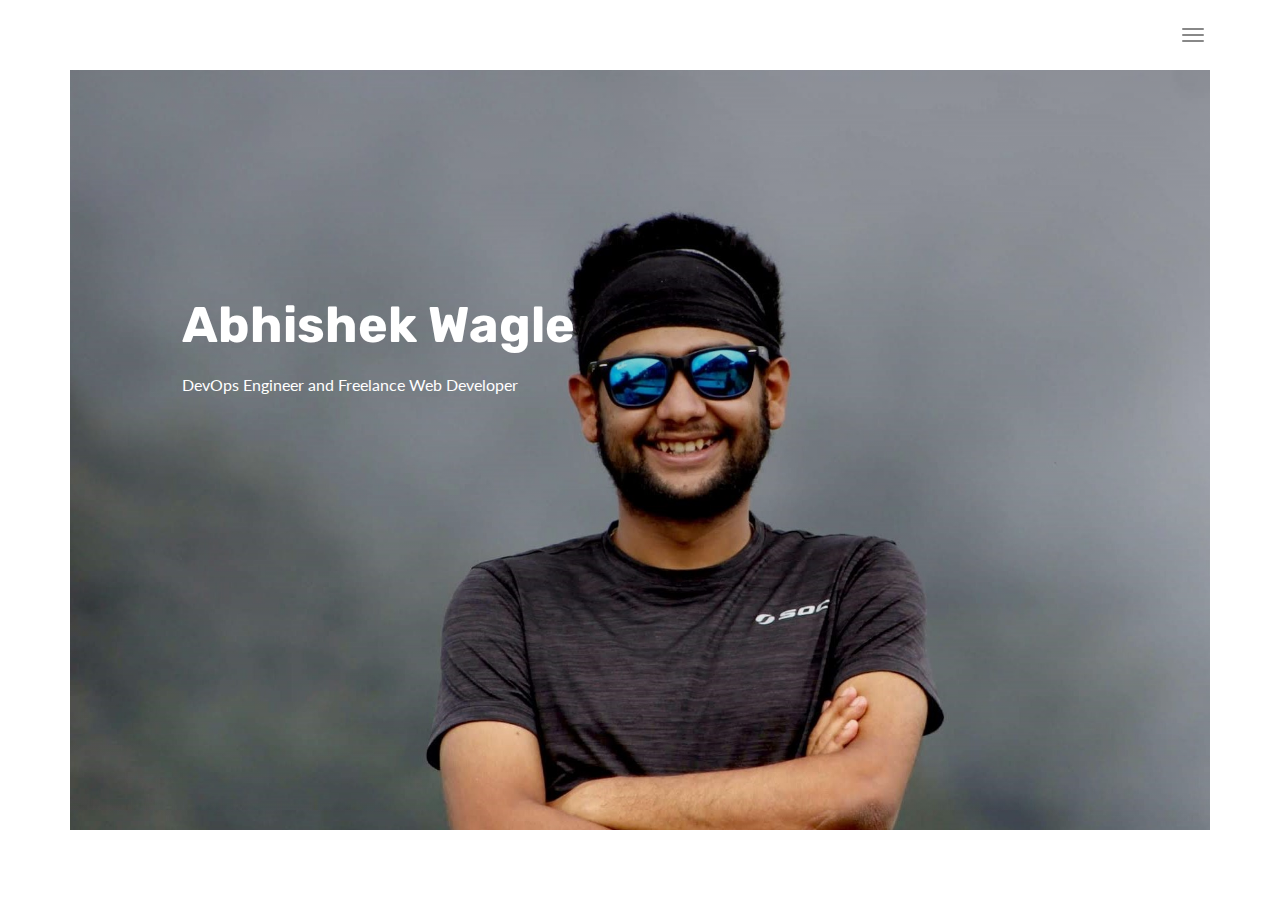
<file: complex-html/complex/index.html>
<!DOCTYPE html>
<html lang="en">

<head>
  <meta charset="UTF-8">
  <meta content="IE=edge" http-equiv="X-UA-Compatible">
  <meta content="width=device-width,initial-scale=1" name="viewport">
  <meta content="description" name="description">
  <meta name="google" content="notranslate" />
  <meta content="Mashup templates have been developped by Orson.io team" name="author">

  <!-- Disable tap highlight on IE -->
  <meta name="msapplication-tap-highlight" content="no">
  
  <link rel="apple-touch-icon" sizes="180x180" href="./assets/apple-icon-180x180.png">
  <link href="./assets/favicon.ico" rel="icon">
  
  <title>Abhishek Wagle</title>  

<link href="./main.3da94fde.css" rel="stylesheet"></head>

<body>

 <!-- Add your content of header -->

<header>
  <nav class="navbar navbar-fixed-top navbar-default">
    <div class="container">
        <button type="button" class="navbar-toggle">
          <span class="sr-only">Toggle navigation</span>
          <span class="icon-bar"></span>
          <span class="icon-bar"></span>
          <span class="icon-bar"></span>
        </button>
        
      <nav class="navbar-fullscreen" id="navbar-middle">
        <button type="button" class="close" aria-label="Close"><span aria-hidden="true">&times;</span></button>
        <ul class="navbar-fullscreen-links">
          <li><a href="./index.html" title="">Home</a></li>
          <li><a href="./project.html" title="">Project</a></li>
          <li><a href="./about.html" title="">About me</a></li>
          <li><a href="./components.html" title="">Resume</a></li>
        </ul>

        <div class="footer-container">
           
         <!-- <p><small>© Untitled | Website created with <a href="http://www.mashup-template.com/" title="Create website with free html template">Mashup Template</a>/<a href="https://www.unsplash.com/" title="Beautiful Free Images">Unsplash</a></small></p>-->
          <p class="footer-share-icons">
              <a href="https://www.twitter.com" class="fa-icon" title="">
                  <i class="fa fa-twitter" aria-hidden="true"></i>
              </a>
              <a href="https://www.linkedin.com" class="fa-icon" title="">
                  <i class="fa fa-instagram" aria-hidden="true"></i>
              </a>
              <a href="https://www.behance.com" class="fa-icon" title="">
                  <i class="fa fa-behance" aria-hidden="true"></i>
              </a>
              <a href="https://www.vimeo.com" class="fa-icon" title="">
                  <i class="fa fa-vimeo" aria-hidden="true"></i>
              </a>
          </p>
                       
        </div>


      </nav> 
    
    </div>
  </nav>
</header>

  
<div class="hero-full-container background-image-container white-text-container" style="background-image:url('./assets/images/img-abhi2.jpg')">
  <div class="overlay-gradient"></div>
  <div class="container">
    <div class="row">
      <div class="col-xs-12 col-md-7 col-md-offset-1">
        <div class="hero-full-wrapper">
          <div class="text-content">
            <h1>Abhishek Wagle</h1>
            <p>DevOps Engineer and Freelance Web Developer</p>
          </div>
        </div>
      </div>
    </div>
  </div>
</div>

<script>
  document.addEventListener("DOMContentLoaded", function (event) {
    navbarFixedTopAnimation();
    closeMenuBeforeGoingToPage();
  });
</script>




<script>
    document.addEventListener("DOMContentLoaded", function (event) {
      navbarToggleSidebar();
      closeMenuBeforeGoingToPage();
      navActivePage();
    });
</script>
 <script type="text/javascript" src="./main.4c6e144e.js"></script></body>

</html>
</file>
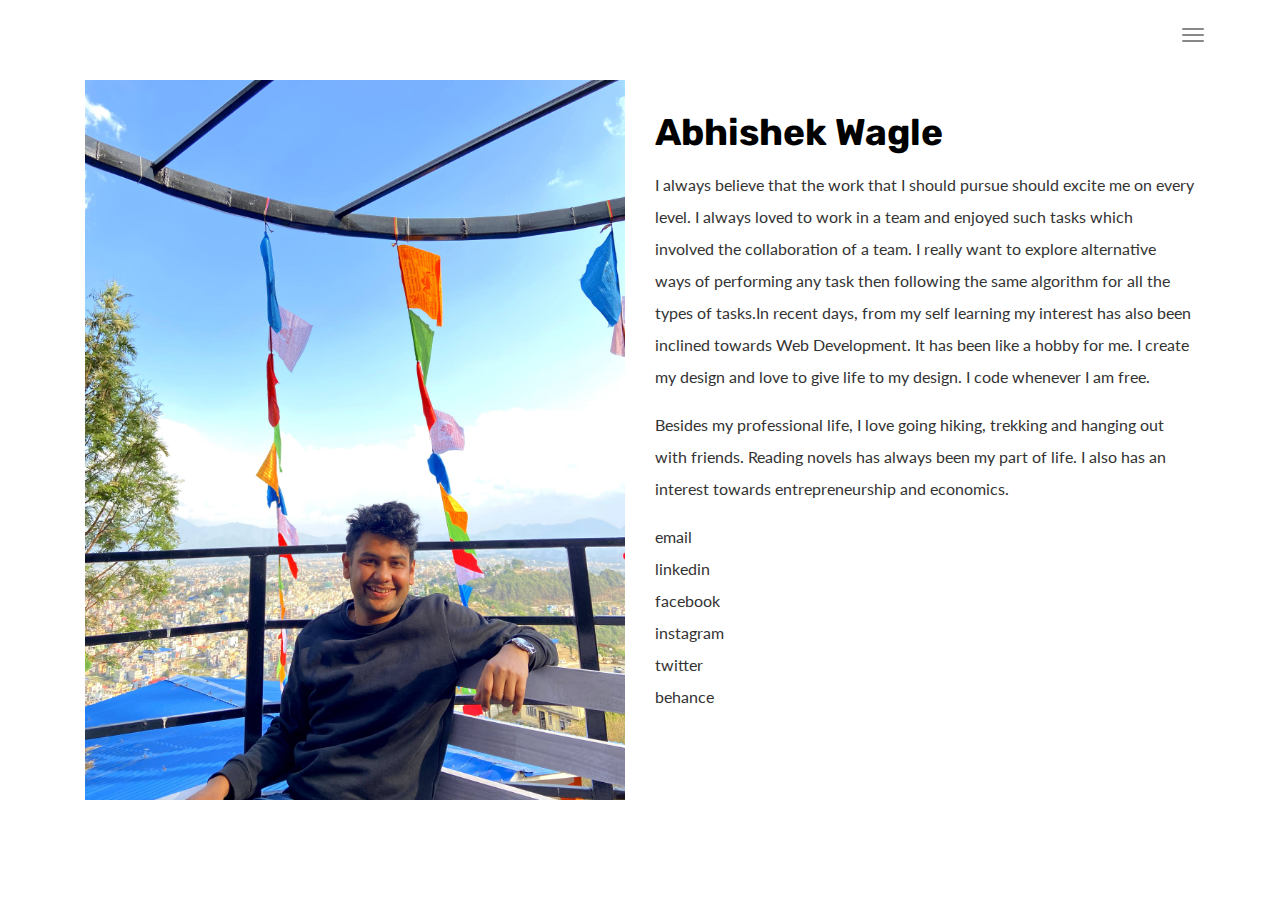
<file: complex-html/complex/about.html>
<!DOCTYPE html>
<html lang="en">

<head>
  <meta charset="UTF-8">
  <meta content="IE=edge" http-equiv="X-UA-Compatible">
  <meta content="width=device-width,initial-scale=1" name="viewport">
  <meta content="description" name="description">
  <meta name="google" content="notranslate" />
  <meta content="Mashup templates have been developped by Orson.io team" name="author">

  <!-- Disable tap highlight on IE -->
  <meta name="msapplication-tap-highlight" content="no">
  
  <link rel="apple-touch-icon" sizes="180x180" href="./assets/apple-icon-180x180.png">
  <link href="./assets/favicon.ico" rel="icon">
  
  <title>Abhishek Wagle</title>  

<link href="./main.3da94fde.css" rel="stylesheet"></head>

<body>

<!-- Add your content of header -->

<header>
  <nav class="navbar navbar-fixed-top navbar-default">
    <div class="container">
        <button type="button" class="navbar-toggle">
          <span class="sr-only">Toggle navigation</span>
          <span class="icon-bar"></span>
          <span class="icon-bar"></span>
          <span class="icon-bar"></span>
        </button>
        
      <nav class="navbar-fullscreen" id="navbar-middle">
        <button type="button" class="close" aria-label="Close"><span aria-hidden="true">&times;</span></button>
        <ul class="navbar-fullscreen-links">
          <li><a href="./index.html" title="">Home</a></li>
          <li><a href="./project.html" title="">Project</a></li>
          <li><a href="./about.html" title="">About me</a></li>
          <li><a href="./components.html" title="">Resume</a></li>
        </ul>

        <div class="footer-container">
           
         <!-- <p><small>© Untitled | Website created with <a href="http://www.mashup-template.com/" title="Create website with free html template">Mashup Template</a>/<a href="https://www.unsplash.com/" title="Beautiful Free Images">Unsplash</a></small></p>-->
          <p class="footer-share-icons">
              <a href="https://www.twitter.com" class="fa-icon" title="">
                  <i class="fa fa-twitter" aria-hidden="true"></i>
              </a>
              <a href="https://www.linkedin.com" class="fa-icon" title="">
                  <i class="fa fa-instagram" aria-hidden="true"></i>
              </a>
              <a href="https://www.behance.com" class="fa-icon" title="">
                  <i class="fa fa-behance" aria-hidden="true"></i>
              </a>
              <a href="https://www.vimeo.com" class="fa-icon" title="">
                  <i class="fa fa-vimeo" aria-hidden="true"></i>
              </a>
          </p>
                       
        </div>


      </nav> 
    
    </div>
  </nav>
</header>
<div class="section-container content-container">
    <div class="container">
        <div class="row">
            <div class="col-xs-12">
                <div class="col-md-6">
                    <img src="./assets/images/img-abhi.jpg" class="img-responsive" alt=""> 
                </div>
                <div class="col-md-6">
                    <h1 class="h2">Abhishek Wagle</h1>
                    <p> I always believe that the work that I should pursue should excite me on every level. I always loved to work in a team and enjoyed such tasks which involved the collaboration of a team.  I really want to explore alternative ways of performing any task then following the same algorithm for all the types of tasks.In recent days, from my self learning my interest has also been inclined towards Web Development. It has been like a hobby for me. I create my design and love to give life to my design. I code whenever I am free.
                        </p>
                    <p> Besides my professional life, I love going hiking, trekking and hanging out with friends. Reading novels has always been my part of life. I also has an interest towards entrepreneurship and economics.
                    </p>

                    <ul class="list-unstyled">
                        <li>
                            <a href="mailto:abhishekwagle37@gmail.com" title="" class="link-like-text">email</a>
                        </li>
                        <li>
                            <a href="https://www.linkedin.com/in/abhishek-wagle-992376176/" title="" class="link-like-text">linkedin</a>
                        </li>
                        <li>
                            <a href="https://www.facebook.com/" title="" class="link-like-text">facebook</a>
                        </li>
                        <li>
                            <a href="https://www.instagram.com/" title="" class="link-like-text">instagram</a>
                        </li>
                        <li>
                            <a href="https://twitter.com/" title="" class="link-like-text">twitter</a>
                        </li>
                        <li>
                            <a href="https://www.behance.net" title="" class="link-like-text">behance</a>
                        </li>
                    </ul>
                </div>
            </div>
        </div>
    </div>
</div>




<script>
    document.addEventListener("DOMContentLoaded", function (event) {
      navbarToggleSidebar();
      closeMenuBeforeGoingToPage();
      navActivePage();
    });
</script>
 <script type="text/javascript" src="./main.4c6e144e.js"></script></body>

</html>
</file>
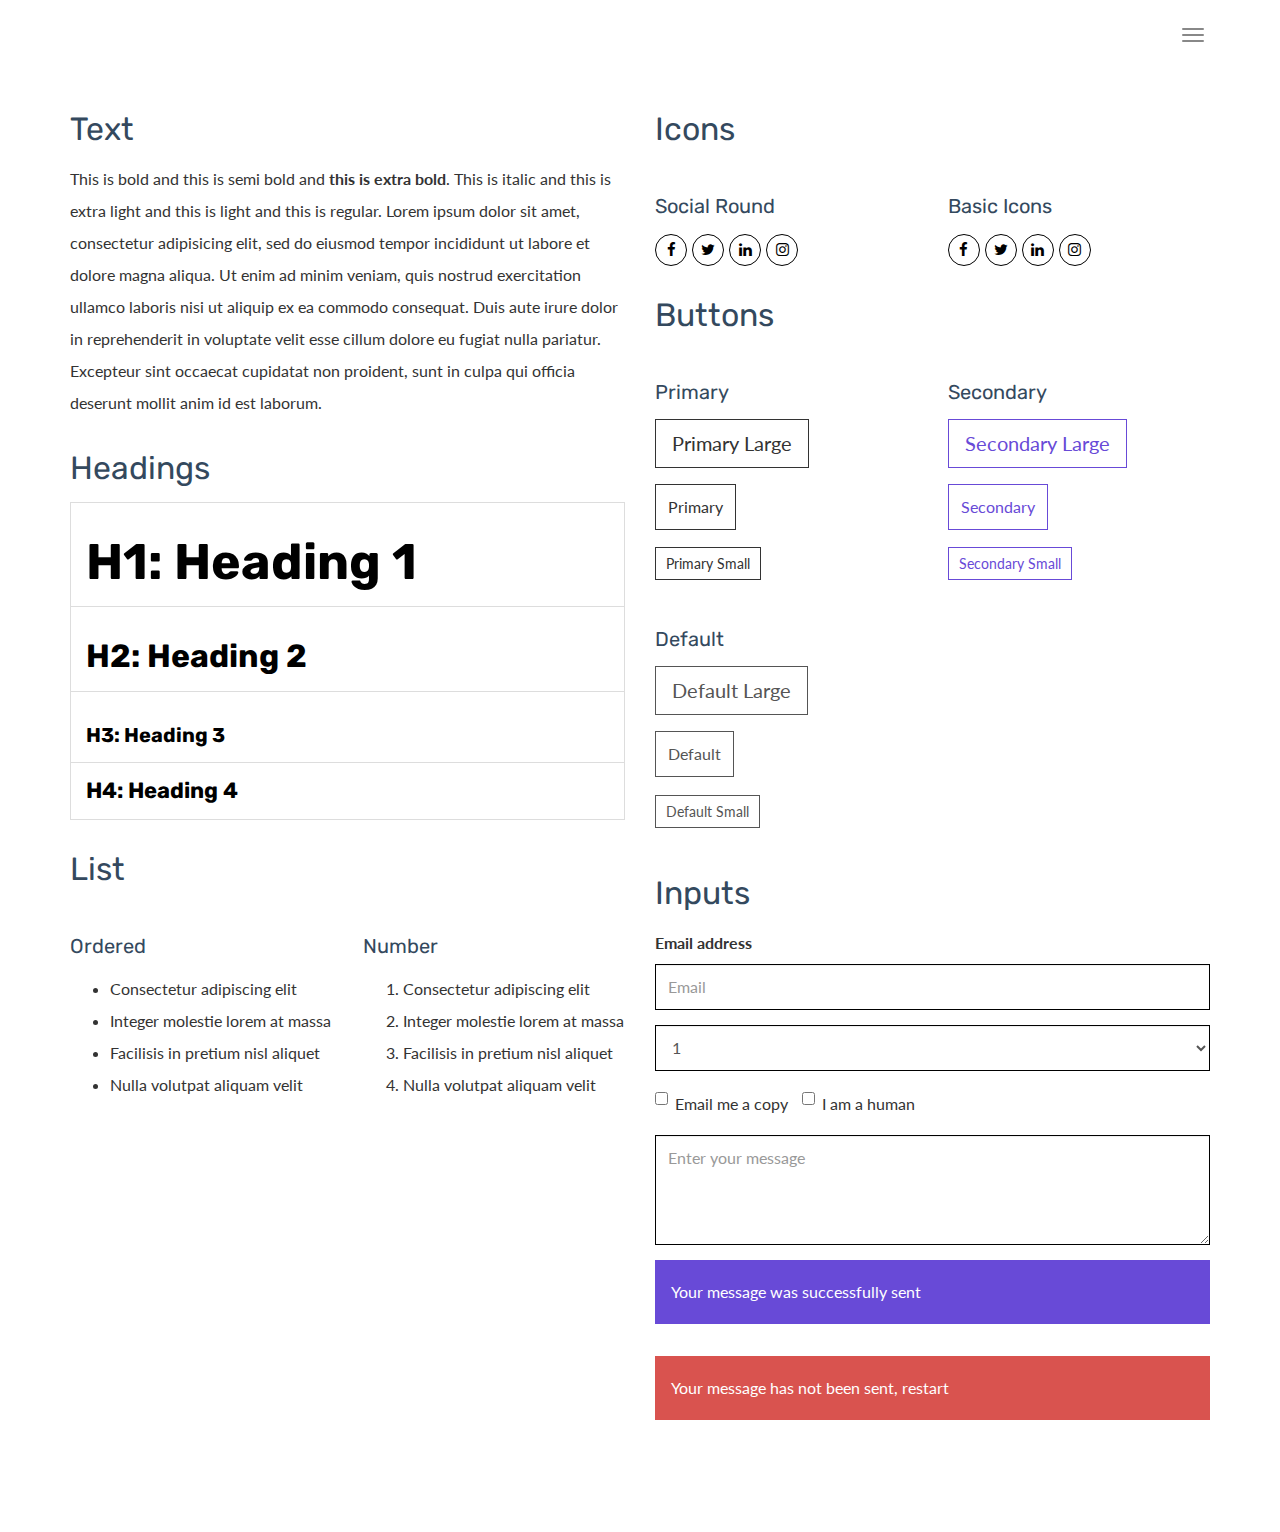
<file: complex-html/complex/components.html>
<!DOCTYPE html>
<html lang="en">

<head>
  <meta charset="UTF-8">
  <meta content="IE=edge" http-equiv="X-UA-Compatible">
  <meta content="width=device-width,initial-scale=1" name="viewport">
  <meta content="description" name="description">
  <meta name="google" content="notranslate" />
  <meta content="Mashup templates have been developped by Orson.io team" name="author">

  <!-- Disable tap highlight on IE -->
  <meta name="msapplication-tap-highlight" content="no">
  
  <link rel="apple-touch-icon" sizes="180x180" href="./assets/apple-icon-180x180.png">
  <link href="./assets/favicon.ico" rel="icon">
  
  <title>Title page</title>  

<link href="./main.3da94fde.css" rel="stylesheet"></head>

<body>

 <!-- Add your content of header -->

<header>
  <nav class="navbar navbar-fixed-top navbar-default">
    <div class="container">
        <button type="button" class="navbar-toggle">
          <span class="sr-only">Toggle navigation</span>
          <span class="icon-bar"></span>
          <span class="icon-bar"></span>
          <span class="icon-bar"></span>
        </button>
        
      <nav class="navbar-fullscreen" id="navbar-middle">
        <button type="button" class="close" aria-label="Close"><span aria-hidden="true">&times;</span></button>
        <ul class="navbar-fullscreen-links">
          <li><a href="./index.html" title="">Home</a></li>
          <li><a href="./project.html" title="">Project</a></li>
          <li><a href="./about.html" title="">About me</a></li>
          <li><a href="./components.html" title="">Resume</a></li>
        </ul>

        <div class="footer-container">
           
         <!-- <p><small>© Untitled | Website created with <a href="http://www.mashup-template.com/" title="Create website with free html template">Mashup Template</a>/<a href="https://www.unsplash.com/" title="Beautiful Free Images">Unsplash</a></small></p>-->
          <p class="footer-share-icons">
              <a href="https://www.twitter.com" class="fa-icon" title="">
                  <i class="fa fa-twitter" aria-hidden="true"></i>
              </a>
              <a href="https://www.linkedin.com" class="fa-icon" title="">
                  <i class="fa fa-instagram" aria-hidden="true"></i>
              </a>
              <a href="https://www.behance.com" class="fa-icon" title="">
                  <i class="fa fa-behance" aria-hidden="true"></i>
              </a>
              <a href="https://www.vimeo.com" class="fa-icon" title="">
                  <i class="fa fa-vimeo" aria-hidden="true"></i>
              </a>
          </p>
                       
        </div>


      </nav> 
    
    </div>
  </nav>
</header>

<div class="section-container">
  <!-- Add your site or app content here -->
  <div class="container">
    <div class="row">
      <div class="col-xs-12 col-md-6">

        <div class="template-example">
          <h2 class="template-title-example">Text</h2>
          <p>This is bold and this is semi bold and <b>this is extra bold</b>. This is italic and this is extra light and this is light
          and this is regular. Lorem ipsum dolor sit amet, consectetur adipisicing elit, sed do eiusmod
          tempor incididunt ut labore et dolore magna aliqua. Ut enim ad minim veniam,
          quis nostrud exercitation ullamco laboris nisi ut aliquip ex ea commodo
          consequat. Duis aute irure dolor in <a href="" title="">reprehenderit</a> in voluptate velit esse
          cillum dolore eu fugiat nulla pariatur. Excepteur sint occaecat cupidatat non
          proident, sunt in culpa qui officia deserunt mollit anim id est laborum.
          </p>
        </div>

        <div class="template-example">
          <h2 class="template-title-example">Headings</h2>
          
          <table class="table table-bordered">
            <tr><td><h1>H1: Heading 1</h1></td></tr>
            <tr><td><h2>H2: Heading 2</h2></td></tr>
            <tr><td><h3>H3: Heading 3</h3></td></tr>
            <tr><td><h4>H4: Heading 4</h4></td></tr>
          </table>
        </div>

        <div class="template-example">
          <h2 class="template-title-example">List</h2>
          <div class="row">
            <div class="col-md-6">
              <h3 class="template-title-example">Ordered</h3>
              <ul>
                <li>Consectetur adipiscing elit</li>
                <li>Integer molestie lorem at massa</li>
                <li>Facilisis in pretium nisl aliquet</li>
                <li>Nulla volutpat aliquam velit</li>
              </ul>
            </div>
            <div class="col-md-6">
              <h3 class="template-title-example">Number</h3>
              <ol>
                <li>Consectetur adipiscing elit</li>
                <li>Integer molestie lorem at massa</li>
                <li>Facilisis in pretium nisl aliquet</li>
                <li>Nulla volutpat aliquam velit</li>
              </ol>
            </div>
          </div>
        </div>

        
      </div>

      <div class="col-xs-12 col-md-6">
        <div class="template-example">
          <h2 class="template-title-example">Icons</h2>
          
          <div class="row">
            <div class="col-md-6">
              <h3 class="template-title-example">Social Round</h2>
              <ul class="list-icons">
                <li>
                  <a href="" class="social-round-icon fa-icon">
                    <i class="fa fa-facebook"></i>
                  </a>
                </li>
                <li>
                  <a href="" class="social-round-icon fa-icon">
                    <i class="fa fa-twitter"></i>
                  </a>
                </li>
                <li>
                  <a href="" class="social-round-icon fa-icon">
                    <i class="fa fa-linkedin"></i>
                  </a>
                </li>
                <li>
                  <a href="" class="social-round-icon fa-icon">
                    <i class="fa fa-instagram"></i>
                  </a>
                </li>
              </ul>
            </div>
            <div class="col-md-6">
               <h3 class="template-title-example">Basic Icons</h2>
                <ul class="list-icons">
                  <li>
                    <span class="fa-icon">
                      <i class="fa fa-facebook"></i>
                    </span>
                  </li>
                  <li>
                    <span class="fa-icon">
                      <i class="fa fa-twitter"></i>
                    </span>
                  </li>
                  <li>
                    <span class="fa-icon">
                      <i class="fa fa-linkedin"></i>
                    </span>
                  </li>
                  <li>
                    <span class="fa-icon">
                      <i class="fa fa-instagram"></i>
                    </span>
                  </li>
                </ul>
            </div>

          </div>


          


        </div>

        <div class="template-example">
          <h2 class="template-title-example">Buttons</h2>
          <div class="row">
            <div class="col-md-6">
              <h3 class="template-title-example">Primary</h2>
              <div class="row">
                  <div class="col-md-6">
                  <p><a href="" class="btn btn-primary btn-lg">Primary Large</a></p>
                  <p><a href="" class="btn btn-primary">Primary </a></p>
                  <p><a href="" class="btn btn-primary btn-sm">Primary Small</a></p>
                </div>
              </div>

              <h3 class="template-title-example">Default</h2>
              <div class="row">
                  <div class="col-md-6">
                  <p><a href="" class="btn btn-default btn-lg">Default Large</a></p>
                  <p><a href="" class="btn btn-default">Default </a></p>
                  <p><a href="" class="btn btn-default btn-sm">Default Small</a></p>
                </div>
              </div>

            </div>

            <div class="col-md-6">
              <h3 class="template-title-example">Secondary</h2>
              <div class="row">
                  <div class="col-md-6">
                  <p><a href="" class="btn btn-info btn-lg">Secondary Large</a></p>
                  <p><a href="" class="btn btn-info">Secondary </a></p>
                  <p><a href="" class="btn btn-info btn-sm">Secondary Small</a></p>
                </div>
              </div>
            </div>
          </div>
        </div>
        
        <div class="template-example">
          <h2 class="template-title-example">Inputs</h2>

            <div class="form-group">
              <label for="exampleInputEmail1">Email address</label>
              <input type="email" class="form-control" id="exampleInputEmail1" placeholder="Email">
            </div>

            <div class="form-group">
              <select class="form-control">
                <option>1</option>
                <option>2</option>
                <option>3</option>
                <option>4</option>
                <option>5</option>
              </select>
            </div>

            <div class="form-group">
              <label class="checkbox-inline">
                <input 
                type="checkbox" id="inlineCheckbox1" value="option1"> Email me a copy
              </label>
              <label class="checkbox-inline">
                <input type="checkbox" id="inlineCheckbox2" value="option2"> I am a human
              </label>
            </div>

            <div class="form-group">
              <textarea class="form-control" rows="3" placeholder="Enter your message"></textarea>
            </div>
            
            <div class="alert alert-success" role="alert">Your message was successfully sent</div>
            <div class="alert alert-danger" role="alert">Your message has not been sent, restart</div>
        </div>




      </div>
    </div>
  </div>

</div>




<script>
    document.addEventListener("DOMContentLoaded", function (event) {
      navbarToggleSidebar();
      closeMenuBeforeGoingToPage();
      navActivePage();
    });
</script>
 <script type="text/javascript" src="./main.4c6e144e.js"></script></body>

</html>
</file>
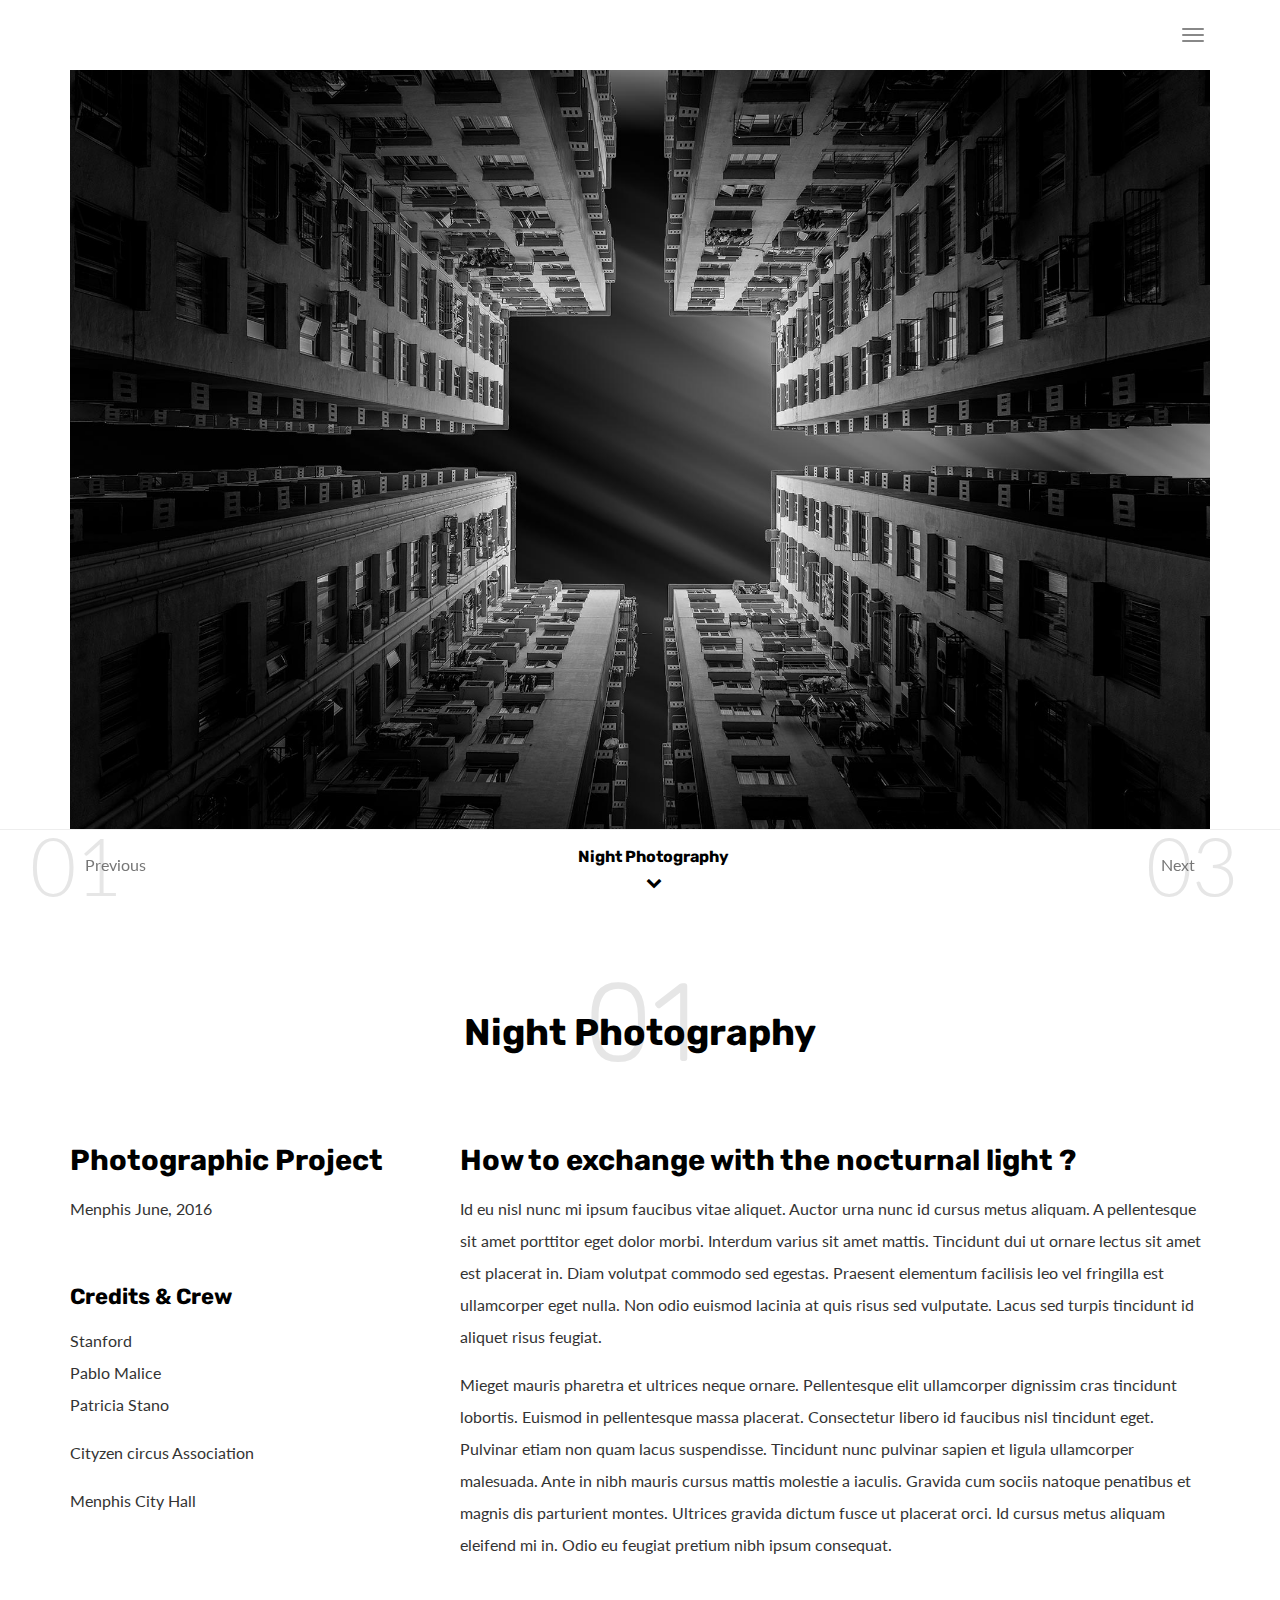
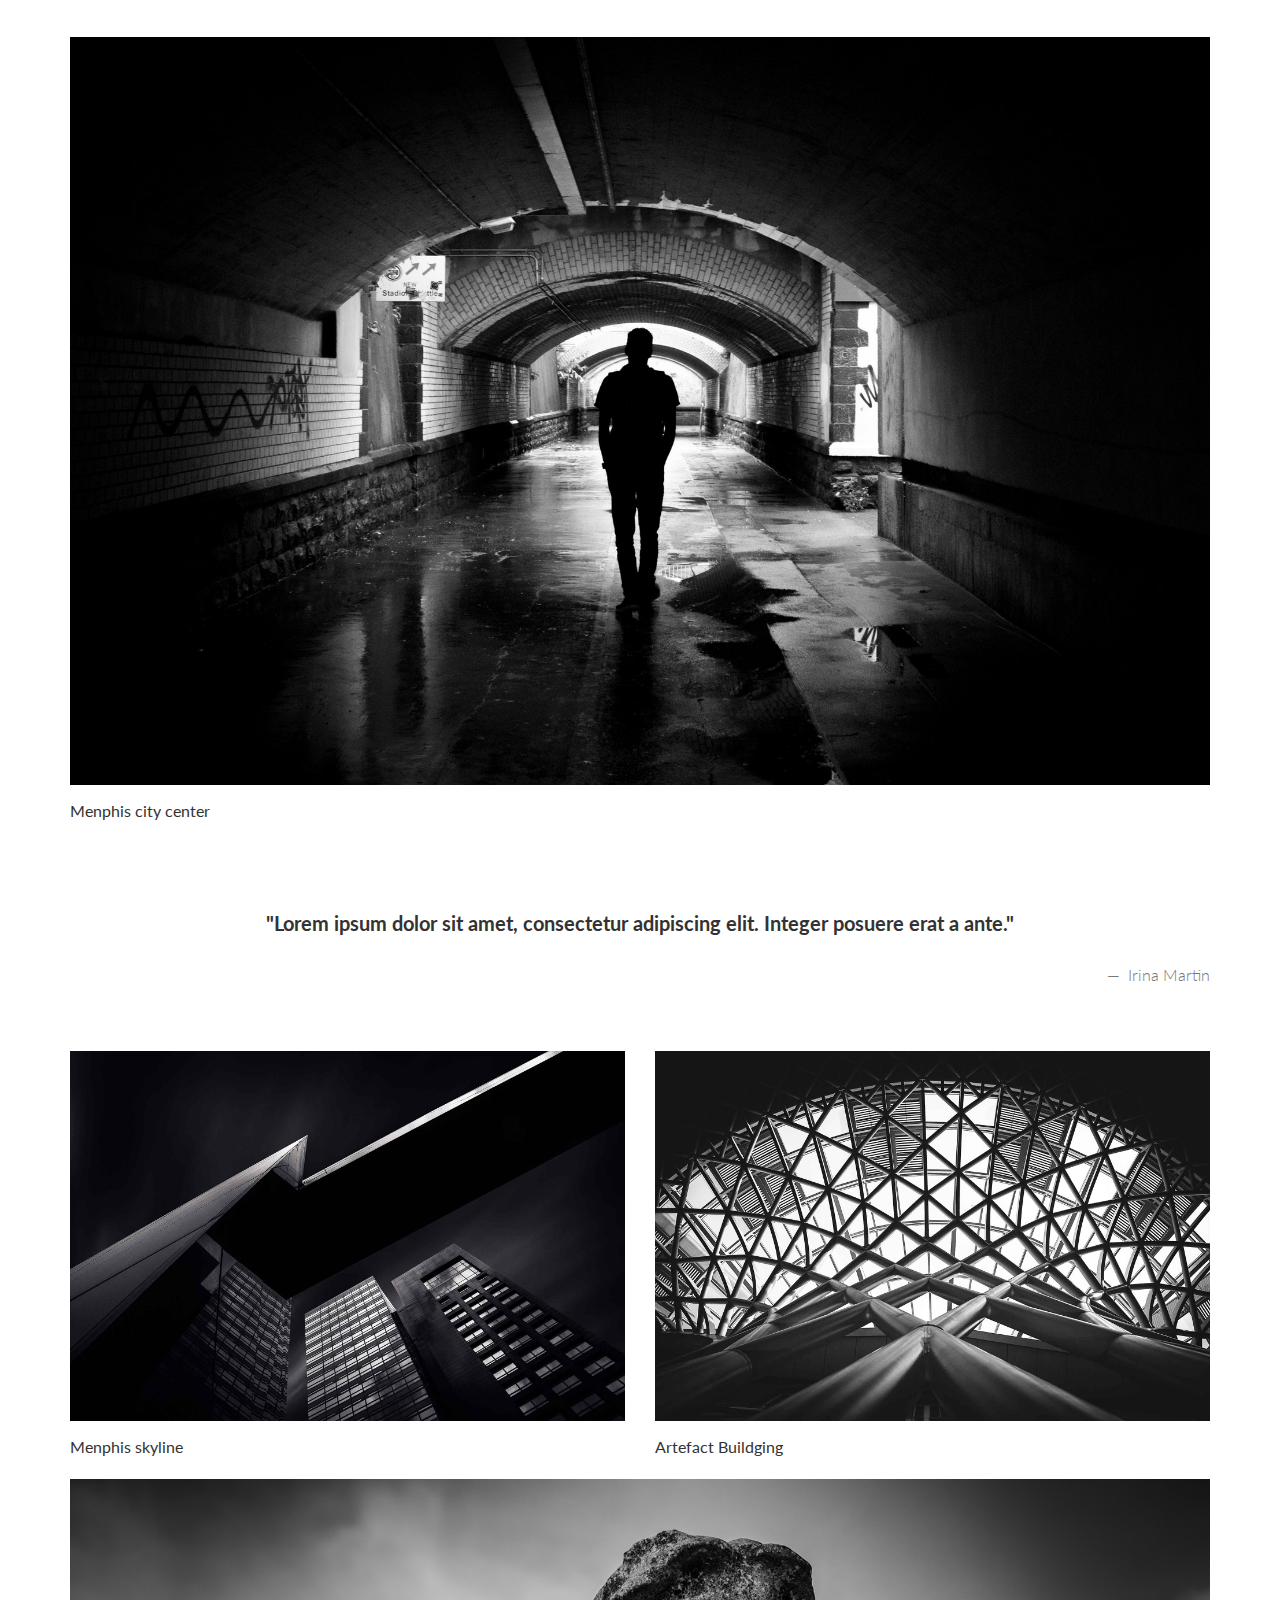
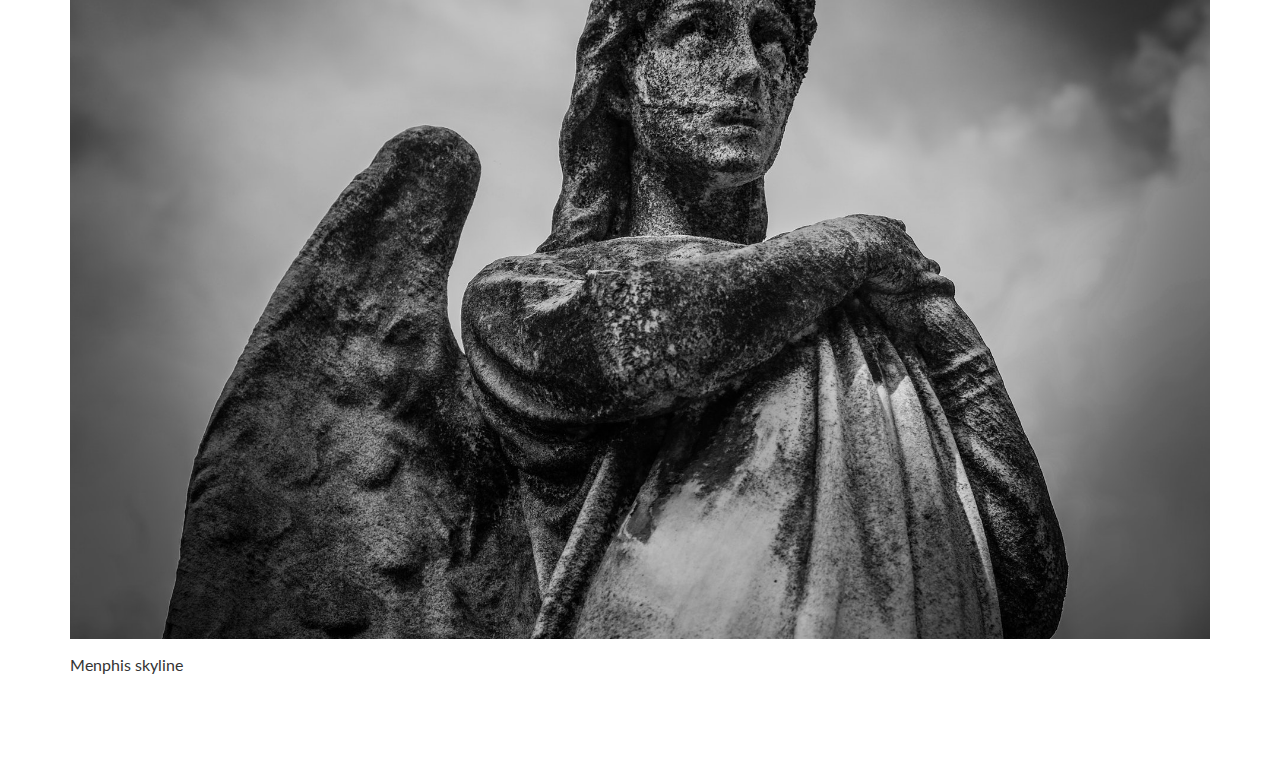
<file: complex-html/complex/project.html>
<!DOCTYPE html>
<html lang="en">

<head>
  <meta charset="UTF-8">
  <meta content="IE=edge" http-equiv="X-UA-Compatible">
  <meta content="width=device-width,initial-scale=1" name="viewport">
  <meta content="description" name="description">
  <meta name="google" content="notranslate" />
  <meta content="Mashup templates have been developped by Orson.io team" name="author">

  <!-- Disable tap highlight on IE -->
  <meta name="msapplication-tap-highlight" content="no">
  
  <link rel="apple-touch-icon" sizes="180x180" href="./assets/apple-icon-180x180.png">
  <link href="./assets/favicon.ico" rel="icon">
  
  <title>Title page</title>  

<link href="./main.3da94fde.css" rel="stylesheet"></head>

<body>

 <!-- Add your content of header -->

<header>
  <nav class="navbar navbar-fixed-top navbar-default">
    <div class="container">
        <button type="button" class="navbar-toggle">
          <span class="sr-only">Toggle navigation</span>
          <span class="icon-bar"></span>
          <span class="icon-bar"></span>
          <span class="icon-bar"></span>
        </button>
        
      <nav class="navbar-fullscreen" id="navbar-middle">
        <button type="button" class="close" aria-label="Close"><span aria-hidden="true">&times;</span></button>
        <ul class="navbar-fullscreen-links">
          <li><a href="./index.html" title="">Home</a></li>
          <li><a href="./project.html" title="">Project</a></li>
          <li><a href="./about.html" title="">About me</a></li>
          <li><a href="./components.html" title="">Components</a></li>
        </ul>

        <div class="footer-container">
           
          <p><small>© Untitled | Website created with <a href="http://www.mashup-template.com/" title="Create website with free html template">Mashup Template</a>/<a href="https://www.unsplash.com/" title="Beautiful Free Images">Unsplash</a></small></p>
          <p class="footer-share-icons">
              <a href="https://www.twitter.com" class="fa-icon" title="">
                  <i class="fa fa-twitter" aria-hidden="true"></i>
              </a>
              <a href="https://www.linkedin.com" class="fa-icon" title="">
                  <i class="fa fa-instagram" aria-hidden="true"></i>
              </a>
              <a href="https://www.behance.com" class="fa-icon" title="">
                  <i class="fa fa-behance" aria-hidden="true"></i>
              </a>
              <a href="https://www.vimeo.com" class="fa-icon" title="">
                  <i class="fa fa-vimeo" aria-hidden="true"></i>
              </a>
          </p>
                       
        </div>


      </nav> 
    
    </div>
  </nav>
</header>

  
<div class="hero-full-container background-image-container white-text-container" style="background-image:url('./assets/images/img-08.jpg')">
  <div class="container">
    <div class="row">
      <div class="col-xs-12">
        <div class="hero-full-wrapper">
          <div class="text-content  text-center">
          </div>
        </div>
      </div>
    </div>
  </div>
</div>

<div class="section-container">
  <div class="container">
    <div class="row">
      <div class="col-xs-12">
        <div class="text-center section-container-spacer">
          <h2 class="with-project-number"><span class="project-number">01</span>Night Photography</h2>
        </div>
        <div class="row section-container-spacer">
          <div class="col-md-4">
              <div class="section-container-spacer">
                <h3>Photographic Project</h3>
                <p>Menphis June, 2016</p>
              </div>

              <h4>Credits & Crew</h4>
              
              <ul class="list-unstyled">
                <li>Stanford</li> 
                <li>Pablo Malice</li>
                <li>Patricia Stano</li>
              </ul>
              

              <p>Cityzen circus Association</p>
              <p>Menphis City Hall</p>
          </div>
          <div class="col-md-8">
            <h3>How to exchange with the nocturnal light ?</h3>
            <p>Id eu nisl nunc mi ipsum faucibus vitae aliquet. Auctor urna nunc id cursus metus aliquam. A pellentesque sit amet
              porttitor eget dolor morbi. Interdum varius sit amet mattis. Tincidunt dui ut ornare lectus sit amet est placerat
              in. Diam volutpat commodo sed egestas. Praesent elementum facilisis leo vel fringilla est ullamcorper eget nulla.
              Non odio euismod lacinia at quis risus sed vulputate. Lacus sed turpis tincidunt id aliquet risus feugiat.</p>
              <p> Mieget mauris pharetra et ultrices neque ornare. Pellentesque elit ullamcorper dignissim cras tincidunt lobortis.
              Euismod in pellentesque massa placerat. Consectetur libero id faucibus nisl tincidunt eget. Pulvinar etiam non
              quam lacus suspendisse. Tincidunt nunc pulvinar sapien et ligula ullamcorper malesuada. Ante in nibh mauris cursus
              mattis molestie a iaculis. Gravida cum sociis natoque penatibus et magnis dis parturient montes. Ultrices gravida
              dictum fusce ut placerat orci. Id cursus metus aliquam eleifend mi in. Odio eu feugiat pretium nibh ipsum consequat.
            </p>
          </div>
        </div>


        <img src="./assets/images/img-03.jpg" alt="" class="img-responsive">
        <p>Menphis city center</p>

        <blockquote class="text-center large-spacing">
            <p>"Lorem ipsum dolor sit amet, consectetur adipiscing elit. Integer posuere erat a ante."</p>
            <small class="pull-right">Irina Martin</small>
        </blockquote>
        
        <div class="row">
            <div class="col-md-6">
            <img src="./assets/images/img-02.jpg" class="img-responsive" alt="">
            <p>Menphis skyline</p>
            </div>
            <div class="col-md-6">
            <img src="./assets/images/img-01.jpg" class="img-responsive" alt="">
            <p>Artefact Buildging</p>
            </div>
        </div>

        <img src="./assets/images/img-04.jpg" class="img-responsive" alt="">
        <p>Menphis skyline</p>

      </div>
    </div>
  </div>
</div>

<div class="navbar navbar-default navbar-fixed-bottom">
  <div class="container">
    <div class="row">
      <div class="col-xs-12 text-center">
        <ul class="navbar-nav nav">
          <li>
            <a href="" title="" class="project-nav left"><span class="project-number">01</span>Previous</a>
          </li>
        </ul>
        <p class="h5 navbar-text">Night Photography <i class="fa fa-chevron-down arrow-down" aria-hidden="true"></i></p>

        <ul class="navbar-nav nav navbar-right">
          <li>
            <a href="" title="" class="project-nav right"><span class="project-number">03</span>Next </a>
          </li>
        </ul>
      </div>
    </div>
  </div>
</div>





<script>
    document.addEventListener("DOMContentLoaded", function (event) {
      navbarToggleSidebar();
      closeMenuBeforeGoingToPage();
      navActivePage();
    });
</script>
 <script type="text/javascript" src="./main.4c6e144e.js"></script></body>

</html>
</file>
<file: complex-html/complex/main.3da94fde.css>
@import url(https://fonts.googleapis.com/css?family=Lato:300,700|Rubik:400,700);@import url(https://maxcdn.bootstrapcdn.com/font-awesome/4.7.0/css/font-awesome.min.css);/*!
 * Bootstrap v3.3.7 (http://getbootstrap.com)
 * Copyright 2011-2016 Twitter, Inc.
 * Licensed under MIT (https://github.com/twbs/bootstrap/blob/master/LICENSE)
 */
/*! normalize.css v3.0.3 | MIT License | github.com/necolas/normalize.css */html{font-family:sans-serif;-ms-text-size-adjust:100%;-webkit-text-size-adjust:100%}body{margin:0}article,aside,details,figcaption,figure,footer,header,hgroup,main,menu,nav,section,summary{display:block}audio,canvas,progress,video{display:inline-block;vertical-align:baseline}audio:not([controls]){display:none;height:0}[hidden],template{display:none}a{background-color:transparent}a:active,a:hover{outline:0}abbr[title]{border-bottom:1px dotted}b,strong{font-weight:700}dfn{font-style:italic}h1{font-size:2em;margin:.67em 0}mark{background:#ff0;color:#000}small{font-size:80%}sub,sup{font-size:75%;line-height:0;position:relative;vertical-align:baseline}sup{top:-.5em}sub{bottom:-.25em}img{border:0}svg:not(:root){overflow:hidden}figure{margin:1em 40px}hr{box-sizing:content-box;height:0}pre{overflow:auto}code,kbd,pre,samp{font-family:monospace,monospace;font-size:1em}button,input,optgroup,select,textarea{color:inherit;font:inherit;margin:0}button{overflow:visible}button,select{text-transform:none}button,html input[type=button],input[type=reset],input[type=submit]{-webkit-appearance:button;cursor:pointer}button[disabled],html input[disabled]{cursor:default}button::-moz-focus-inner,input::-moz-focus-inner{border:0;padding:0}input{line-height:normal}input[type=checkbox],input[type=radio]{box-sizing:border-box;padding:0}input[type=number]::-webkit-inner-spin-button,input[type=number]::-webkit-outer-spin-button{height:auto}input[type=search]{-webkit-appearance:textfield;box-sizing:content-box}input[type=search]::-webkit-search-cancel-button,input[type=search]::-webkit-search-decoration{-webkit-appearance:none}fieldset{border:1px solid silver;margin:0 2px;padding:.35em .625em .75em}textarea{overflow:auto}optgroup{font-weight:700}table{border-collapse:collapse;border-spacing:0}td,th{padding:0}

/*! Source: https://github.com/h5bp/html5-boilerplate/blob/master/src/css/main.css */@media print{*,:after,:before{background:transparent!important;color:#000!important;box-shadow:none!important;text-shadow:none!important}a,a:visited{text-decoration:underline}a[href]:after{content:" (" attr(href) ")"}abbr[title]:after{content:" (" attr(title) ")"}a[href^="#"]:after,a[href^="javascript:"]:after{content:""}blockquote,pre{border:1px solid #999;page-break-inside:avoid}thead{display:table-header-group}img,tr{page-break-inside:avoid}img{max-width:100%!important}h2,h3,p{orphans:3;widows:3}h2,h3{page-break-after:avoid}.navbar{display:none}.btn>.caret,.dropup>.btn>.caret{border-top-color:#000!important}.label{border:1px solid #000}.table{border-collapse:collapse!important}.table td,.table th{background-color:#fff!important}.table-bordered td,.table-bordered th{border:1px solid #ddd!important}}*,:after,:before{-webkit-box-sizing:border-box;-moz-box-sizing:border-box;box-sizing:border-box}html{font-size:10px;-webkit-tap-highlight-color:transparent}body{font-family:Lato,Helvetica,Arial,sans-serif;font-size:16px;line-height:2;color:#333;background-color:#fff}button,input,select,textarea{font-family:inherit;font-size:inherit;line-height:inherit}a{color:#333;text-decoration:none}a:focus,a:hover{color:#0d0d0d;text-decoration:underline}a:focus{outline:5px auto -webkit-focus-ring-color;outline-offset:-2px}figure{margin:0}img{vertical-align:middle}.img-responsive{display:block;max-width:100%;height:auto}.img-rounded{border-radius:0}.img-thumbnail{padding:4px;line-height:2;background-color:#fff;border:1px solid #ddd;border-radius:0;-webkit-transition:all .2s ease-in-out;-o-transition:all .2s ease-in-out;transition:all .2s ease-in-out;display:inline-block;max-width:100%;height:auto}.img-circle{border-radius:50%}hr{margin-top:32px;margin-bottom:32px;border:0;border-top:1px solid #eee}.sr-only{position:absolute;width:1px;height:1px;margin:-1px;padding:0;overflow:hidden;clip:rect(0,0,0,0);border:0}.sr-only-focusable:active,.sr-only-focusable:focus{position:static;width:auto;height:auto;margin:0;overflow:visible;clip:auto}[role=button]{cursor:pointer}.h1,.h2,.h3,.h4,.h5,.h6,h1,h2,h3,h4,h5,h6{font-family:Rubik,Helvetica,Arial,sans-serif;font-weight:700;line-height:1.1;color:#000}.h1 .small,.h1 small,.h2 .small,.h2 small,.h3 .small,.h3 small,.h4 .small,.h4 small,.h5 .small,.h5 small,.h6 .small,.h6 small,h1 .small,h1 small,h2 .small,h2 small,h3 .small,h3 small,h4 .small,h4 small,h5 .small,h5 small,h6 .small,h6 small{font-weight:400;line-height:1;color:#777}.h1,.h2,.h3,h1,h2,h3{margin-top:32px;margin-bottom:16px}.h1 .small,.h1 small,.h2 .small,.h2 small,.h3 .small,.h3 small,h1 .small,h1 small,h2 .small,h2 small,h3 .small,h3 small{font-size:65%}.h4,.h5,.h6,h4,h5,h6{margin-top:16px;margin-bottom:16px}.h4 .small,.h4 small,.h5 .small,.h5 small,.h6 .small,.h6 small,h4 .small,h4 small,h5 .small,h5 small,h6 .small,h6 small{font-size:75%}.h1,h1{font-size:50px}.h2,h2{font-size:37px}.h3,h3{font-size:29px}.h4,h4{font-size:22px}.h5,h5{font-size:16px}.h6,h6{font-size:14px}p{margin:0 0 16px}.lead{margin-bottom:32px;font-size:18px;font-weight:300;line-height:1.4}@media (min-width:768px){.lead{font-size:24px}}.small,small{font-size:87%}.mark,mark{background-color:#fcf8e3;padding:.2em}.text-left{text-align:left}.text-right{text-align:right}.text-center{text-align:center}.text-justify{text-align:justify}.text-nowrap{white-space:nowrap}.text-lowercase{text-transform:lowercase}.initialism,.text-uppercase{text-transform:uppercase}.text-capitalize{text-transform:capitalize}.text-muted{color:#777}.text-primary{color:#333}a.text-primary:focus,a.text-primary:hover{color:#1a1a1a}.text-success{color:#fff}a.text-success:focus,a.text-success:hover{color:#e6e6e6}.text-info{color:#31708f}a.text-info:focus,a.text-info:hover{color:#245269}.text-warning{color:#8a6d3b}a.text-warning:focus,a.text-warning:hover{color:#66512c}.text-danger{color:#fff}a.text-danger:focus,a.text-danger:hover{color:#e6e6e6}.bg-primary{color:#fff;background-color:#333}a.bg-primary:focus,a.bg-primary:hover{background-color:#1a1a1a}.bg-success{background-color:#684ad7}a.bg-success:focus,a.bg-success:hover{background-color:#4b2bc3}.bg-info{background-color:#d9edf7}a.bg-info:focus,a.bg-info:hover{background-color:#afd9ee}.bg-warning{background-color:#fcf8e3}a.bg-warning:focus,a.bg-warning:hover{background-color:#f7ecb5}.bg-danger{background-color:#d9534f}a.bg-danger:focus,a.bg-danger:hover{background-color:#c9302c}.page-header{padding-bottom:15px;margin:64px 0 32px;border-bottom:1px solid #eee}ol,ul{margin-top:0;margin-bottom:16px}ol ol,ol ul,ul ol,ul ul{margin-bottom:0}.list-inline,.list-unstyled{padding-left:0;list-style:none}.list-inline{margin-left:-5px}.list-inline>li{display:inline-block;padding-left:5px;padding-right:5px}dl{margin-top:0;margin-bottom:32px}dd,dt{line-height:2}dt{font-weight:700}dd{margin-left:0}.dl-horizontal dd:after,.dl-horizontal dd:before{content:" ";display:table}.dl-horizontal dd:after{clear:both}@media (min-width:768px){.dl-horizontal dt{float:left;width:160px;clear:left;text-align:right;overflow:hidden;text-overflow:ellipsis;white-space:nowrap}.dl-horizontal dd{margin-left:180px}}abbr[data-original-title],abbr[title]{cursor:help;border-bottom:1px dotted #777}.initialism{font-size:90%}blockquote{padding:16px 32px;margin:0 0 32px;font-size:20px;border-left:5px solid #eee}blockquote ol:last-child,blockquote p:last-child,blockquote ul:last-child{margin-bottom:0}blockquote .small,blockquote footer,blockquote small{display:block;font-size:80%;line-height:2;color:#777}blockquote .small:before,blockquote footer:before,blockquote small:before{content:"\2014   \A0"}.blockquote-reverse,blockquote.pull-right{padding-right:15px;padding-left:0;border-right:5px solid #eee;border-left:0;text-align:right}.blockquote-reverse .small:before,.blockquote-reverse footer:before,.blockquote-reverse small:before,blockquote.pull-right .small:before,blockquote.pull-right footer:before,blockquote.pull-right small:before{content:""}.blockquote-reverse .small:after,.blockquote-reverse footer:after,.blockquote-reverse small:after,blockquote.pull-right .small:after,blockquote.pull-right footer:after,blockquote.pull-right small:after{content:"\A0   \2014"}address{margin-bottom:32px;font-style:normal;line-height:2}code,kbd,pre,samp{font-family:Menlo,Monaco,Consolas,Courier New,monospace}code{color:#c7254e;background-color:#f9f2f4}code,kbd{padding:2px 4px;font-size:90%;border-radius:0}kbd{color:#fff;background-color:#333;box-shadow:inset 0 -1px 0 rgba(0,0,0,.25)}kbd kbd{padding:0;font-size:100%;font-weight:700;box-shadow:none}pre{display:block;padding:15.5px;margin:0 0 16px;font-size:15px;line-height:2;word-break:break-all;word-wrap:break-word;color:#333;background-color:#f5f5f5;border:1px solid #ccc;border-radius:0}pre code{padding:0;font-size:inherit;color:inherit;white-space:pre-wrap;background-color:transparent;border-radius:0}.pre-scrollable{max-height:340px;overflow-y:scroll}.container{margin-right:auto;margin-left:auto;padding-left:15px;padding-right:15px}.container:after,.container:before{content:" ";display:table}.container:after{clear:both}@media (min-width:768px){.container{width:750px}}@media (min-width:992px){.container{width:970px}}@media (min-width:1200px){.container{width:1170px}}.container-fluid{margin-right:auto;margin-left:auto;padding-left:15px;padding-right:15px}.container-fluid:after,.container-fluid:before{content:" ";display:table}.container-fluid:after{clear:both}.row{margin-left:-15px;margin-right:-15px}.row:after,.row:before{content:" ";display:table}.row:after{clear:both}.col-lg-1,.col-lg-2,.col-lg-3,.col-lg-4,.col-lg-5,.col-lg-6,.col-lg-7,.col-lg-8,.col-lg-9,.col-lg-10,.col-lg-11,.col-lg-12,.col-md-1,.col-md-2,.col-md-3,.col-md-4,.col-md-5,.col-md-6,.col-md-7,.col-md-8,.col-md-9,.col-md-10,.col-md-11,.col-md-12,.col-sm-1,.col-sm-2,.col-sm-3,.col-sm-4,.col-sm-5,.col-sm-6,.col-sm-7,.col-sm-8,.col-sm-9,.col-sm-10,.col-sm-11,.col-sm-12,.col-xs-1,.col-xs-2,.col-xs-3,.col-xs-4,.col-xs-5,.col-xs-6,.col-xs-7,.col-xs-8,.col-xs-9,.col-xs-10,.col-xs-11,.col-xs-12{position:relative;min-height:1px;padding-left:15px;padding-right:15px}.col-xs-1,.col-xs-2,.col-xs-3,.col-xs-4,.col-xs-5,.col-xs-6,.col-xs-7,.col-xs-8,.col-xs-9,.col-xs-10,.col-xs-11,.col-xs-12{float:left}.col-xs-1{width:8.33333%}.col-xs-2{width:16.66667%}.col-xs-3{width:25%}.col-xs-4{width:33.33333%}.col-xs-5{width:41.66667%}.col-xs-6{width:50%}.col-xs-7{width:58.33333%}.col-xs-8{width:66.66667%}.col-xs-9{width:75%}.col-xs-10{width:83.33333%}.col-xs-11{width:91.66667%}.col-xs-12{width:100%}.col-xs-pull-0{right:auto}.col-xs-pull-1{right:8.33333%}.col-xs-pull-2{right:16.66667%}.col-xs-pull-3{right:25%}.col-xs-pull-4{right:33.33333%}.col-xs-pull-5{right:41.66667%}.col-xs-pull-6{right:50%}.col-xs-pull-7{right:58.33333%}.col-xs-pull-8{right:66.66667%}.col-xs-pull-9{right:75%}.col-xs-pull-10{right:83.33333%}.col-xs-pull-11{right:91.66667%}.col-xs-pull-12{right:100%}.col-xs-push-0{left:auto}.col-xs-push-1{left:8.33333%}.col-xs-push-2{left:16.66667%}.col-xs-push-3{left:25%}.col-xs-push-4{left:33.33333%}.col-xs-push-5{left:41.66667%}.col-xs-push-6{left:50%}.col-xs-push-7{left:58.33333%}.col-xs-push-8{left:66.66667%}.col-xs-push-9{left:75%}.col-xs-push-10{left:83.33333%}.col-xs-push-11{left:91.66667%}.col-xs-push-12{left:100%}.col-xs-offset-0{margin-left:0}.col-xs-offset-1{margin-left:8.33333%}.col-xs-offset-2{margin-left:16.66667%}.col-xs-offset-3{margin-left:25%}.col-xs-offset-4{margin-left:33.33333%}.col-xs-offset-5{margin-left:41.66667%}.col-xs-offset-6{margin-left:50%}.col-xs-offset-7{margin-left:58.33333%}.col-xs-offset-8{margin-left:66.66667%}.col-xs-offset-9{margin-left:75%}.col-xs-offset-10{margin-left:83.33333%}.col-xs-offset-11{margin-left:91.66667%}.col-xs-offset-12{margin-left:100%}@media (min-width:768px){.col-sm-1,.col-sm-2,.col-sm-3,.col-sm-4,.col-sm-5,.col-sm-6,.col-sm-7,.col-sm-8,.col-sm-9,.col-sm-10,.col-sm-11,.col-sm-12{float:left}.col-sm-1{width:8.33333%}.col-sm-2{width:16.66667%}.col-sm-3{width:25%}.col-sm-4{width:33.33333%}.col-sm-5{width:41.66667%}.col-sm-6{width:50%}.col-sm-7{width:58.33333%}.col-sm-8{width:66.66667%}.col-sm-9{width:75%}.col-sm-10{width:83.33333%}.col-sm-11{width:91.66667%}.col-sm-12{width:100%}.col-sm-pull-0{right:auto}.col-sm-pull-1{right:8.33333%}.col-sm-pull-2{right:16.66667%}.col-sm-pull-3{right:25%}.col-sm-pull-4{right:33.33333%}.col-sm-pull-5{right:41.66667%}.col-sm-pull-6{right:50%}.col-sm-pull-7{right:58.33333%}.col-sm-pull-8{right:66.66667%}.col-sm-pull-9{right:75%}.col-sm-pull-10{right:83.33333%}.col-sm-pull-11{right:91.66667%}.col-sm-pull-12{right:100%}.col-sm-push-0{left:auto}.col-sm-push-1{left:8.33333%}.col-sm-push-2{left:16.66667%}.col-sm-push-3{left:25%}.col-sm-push-4{left:33.33333%}.col-sm-push-5{left:41.66667%}.col-sm-push-6{left:50%}.col-sm-push-7{left:58.33333%}.col-sm-push-8{left:66.66667%}.col-sm-push-9{left:75%}.col-sm-push-10{left:83.33333%}.col-sm-push-11{left:91.66667%}.col-sm-push-12{left:100%}.col-sm-offset-0{margin-left:0}.col-sm-offset-1{margin-left:8.33333%}.col-sm-offset-2{margin-left:16.66667%}.col-sm-offset-3{margin-left:25%}.col-sm-offset-4{margin-left:33.33333%}.col-sm-offset-5{margin-left:41.66667%}.col-sm-offset-6{margin-left:50%}.col-sm-offset-7{margin-left:58.33333%}.col-sm-offset-8{margin-left:66.66667%}.col-sm-offset-9{margin-left:75%}.col-sm-offset-10{margin-left:83.33333%}.col-sm-offset-11{margin-left:91.66667%}.col-sm-offset-12{margin-left:100%}}@media (min-width:992px){.col-md-1,.col-md-2,.col-md-3,.col-md-4,.col-md-5,.col-md-6,.col-md-7,.col-md-8,.col-md-9,.col-md-10,.col-md-11,.col-md-12{float:left}.col-md-1{width:8.33333%}.col-md-2{width:16.66667%}.col-md-3{width:25%}.col-md-4{width:33.33333%}.col-md-5{width:41.66667%}.col-md-6{width:50%}.col-md-7{width:58.33333%}.col-md-8{width:66.66667%}.col-md-9{width:75%}.col-md-10{width:83.33333%}.col-md-11{width:91.66667%}.col-md-12{width:100%}.col-md-pull-0{right:auto}.col-md-pull-1{right:8.33333%}.col-md-pull-2{right:16.66667%}.col-md-pull-3{right:25%}.col-md-pull-4{right:33.33333%}.col-md-pull-5{right:41.66667%}.col-md-pull-6{right:50%}.col-md-pull-7{right:58.33333%}.col-md-pull-8{right:66.66667%}.col-md-pull-9{right:75%}.col-md-pull-10{right:83.33333%}.col-md-pull-11{right:91.66667%}.col-md-pull-12{right:100%}.col-md-push-0{left:auto}.col-md-push-1{left:8.33333%}.col-md-push-2{left:16.66667%}.col-md-push-3{left:25%}.col-md-push-4{left:33.33333%}.col-md-push-5{left:41.66667%}.col-md-push-6{left:50%}.col-md-push-7{left:58.33333%}.col-md-push-8{left:66.66667%}.col-md-push-9{left:75%}.col-md-push-10{left:83.33333%}.col-md-push-11{left:91.66667%}.col-md-push-12{left:100%}.col-md-offset-0{margin-left:0}.col-md-offset-1{margin-left:8.33333%}.col-md-offset-2{margin-left:16.66667%}.col-md-offset-3{margin-left:25%}.col-md-offset-4{margin-left:33.33333%}.col-md-offset-5{margin-left:41.66667%}.col-md-offset-6{margin-left:50%}.col-md-offset-7{margin-left:58.33333%}.col-md-offset-8{margin-left:66.66667%}.col-md-offset-9{margin-left:75%}.col-md-offset-10{margin-left:83.33333%}.col-md-offset-11{margin-left:91.66667%}.col-md-offset-12{margin-left:100%}}@media (min-width:1200px){.col-lg-1,.col-lg-2,.col-lg-3,.col-lg-4,.col-lg-5,.col-lg-6,.col-lg-7,.col-lg-8,.col-lg-9,.col-lg-10,.col-lg-11,.col-lg-12{float:left}.col-lg-1{width:8.33333%}.col-lg-2{width:16.66667%}.col-lg-3{width:25%}.col-lg-4{width:33.33333%}.col-lg-5{width:41.66667%}.col-lg-6{width:50%}.col-lg-7{width:58.33333%}.col-lg-8{width:66.66667%}.col-lg-9{width:75%}.col-lg-10{width:83.33333%}.col-lg-11{width:91.66667%}.col-lg-12{width:100%}.col-lg-pull-0{right:auto}.col-lg-pull-1{right:8.33333%}.col-lg-pull-2{right:16.66667%}.col-lg-pull-3{right:25%}.col-lg-pull-4{right:33.33333%}.col-lg-pull-5{right:41.66667%}.col-lg-pull-6{right:50%}.col-lg-pull-7{right:58.33333%}.col-lg-pull-8{right:66.66667%}.col-lg-pull-9{right:75%}.col-lg-pull-10{right:83.33333%}.col-lg-pull-11{right:91.66667%}.col-lg-pull-12{right:100%}.col-lg-push-0{left:auto}.col-lg-push-1{left:8.33333%}.col-lg-push-2{left:16.66667%}.col-lg-push-3{left:25%}.col-lg-push-4{left:33.33333%}.col-lg-push-5{left:41.66667%}.col-lg-push-6{left:50%}.col-lg-push-7{left:58.33333%}.col-lg-push-8{left:66.66667%}.col-lg-push-9{left:75%}.col-lg-push-10{left:83.33333%}.col-lg-push-11{left:91.66667%}.col-lg-push-12{left:100%}.col-lg-offset-0{margin-left:0}.col-lg-offset-1{margin-left:8.33333%}.col-lg-offset-2{margin-left:16.66667%}.col-lg-offset-3{margin-left:25%}.col-lg-offset-4{margin-left:33.33333%}.col-lg-offset-5{margin-left:41.66667%}.col-lg-offset-6{margin-left:50%}.col-lg-offset-7{margin-left:58.33333%}.col-lg-offset-8{margin-left:66.66667%}.col-lg-offset-9{margin-left:75%}.col-lg-offset-10{margin-left:83.33333%}.col-lg-offset-11{margin-left:91.66667%}.col-lg-offset-12{margin-left:100%}}table{background-color:transparent}caption{padding-top:8px;padding-bottom:8px;color:#777}caption,th{text-align:left}.table{width:100%;max-width:100%;margin-bottom:32px}.table>tbody>tr>td,.table>tbody>tr>th,.table>tfoot>tr>td,.table>tfoot>tr>th,.table>thead>tr>td,.table>thead>tr>th{padding:8px;line-height:2;vertical-align:top;border-top:1px solid #ddd}.table>thead>tr>th{vertical-align:bottom;border-bottom:2px solid #ddd}.table>caption+thead>tr:first-child>td,.table>caption+thead>tr:first-child>th,.table>colgroup+thead>tr:first-child>td,.table>colgroup+thead>tr:first-child>th,.table>thead:first-child>tr:first-child>td,.table>thead:first-child>tr:first-child>th{border-top:0}.table>tbody+tbody{border-top:2px solid #ddd}.table .table{background-color:#fff}.table-condensed>tbody>tr>td,.table-condensed>tbody>tr>th,.table-condensed>tfoot>tr>td,.table-condensed>tfoot>tr>th,.table-condensed>thead>tr>td,.table-condensed>thead>tr>th{padding:5px}.table-bordered,.table-bordered>tbody>tr>td,.table-bordered>tbody>tr>th,.table-bordered>tfoot>tr>td,.table-bordered>tfoot>tr>th,.table-bordered>thead>tr>td,.table-bordered>thead>tr>th{border:1px solid #ddd}.table-bordered>thead>tr>td,.table-bordered>thead>tr>th{border-bottom-width:2px}.table-striped>tbody>tr:nth-of-type(odd){background-color:#f9f9f9}.table-hover>tbody>tr:hover{background-color:#f5f5f5}table col[class*=col-]{position:static;float:none;display:table-column}table td[class*=col-],table th[class*=col-]{position:static;float:none;display:table-cell}.table>tbody>tr.active>td,.table>tbody>tr.active>th,.table>tbody>tr>td.active,.table>tbody>tr>th.active,.table>tfoot>tr.active>td,.table>tfoot>tr.active>th,.table>tfoot>tr>td.active,.table>tfoot>tr>th.active,.table>thead>tr.active>td,.table>thead>tr.active>th,.table>thead>tr>td.active,.table>thead>tr>th.active{background-color:#f5f5f5}.table-hover>tbody>tr.active:hover>td,.table-hover>tbody>tr.active:hover>th,.table-hover>tbody>tr:hover>.active,.table-hover>tbody>tr>td.active:hover,.table-hover>tbody>tr>th.active:hover{background-color:#e8e8e8}.table>tbody>tr.success>td,.table>tbody>tr.success>th,.table>tbody>tr>td.success,.table>tbody>tr>th.success,.table>tfoot>tr.success>td,.table>tfoot>tr.success>th,.table>tfoot>tr>td.success,.table>tfoot>tr>th.success,.table>thead>tr.success>td,.table>thead>tr.success>th,.table>thead>tr>td.success,.table>thead>tr>th.success{background-color:#684ad7}.table-hover>tbody>tr.success:hover>td,.table-hover>tbody>tr.success:hover>th,.table-hover>tbody>tr:hover>.success,.table-hover>tbody>tr>td.success:hover,.table-hover>tbody>tr>th.success:hover{background-color:#5735d2}.table>tbody>tr.info>td,.table>tbody>tr.info>th,.table>tbody>tr>td.info,.table>tbody>tr>th.info,.table>tfoot>tr.info>td,.table>tfoot>tr.info>th,.table>tfoot>tr>td.info,.table>tfoot>tr>th.info,.table>thead>tr.info>td,.table>thead>tr.info>th,.table>thead>tr>td.info,.table>thead>tr>th.info{background-color:#d9edf7}.table-hover>tbody>tr.info:hover>td,.table-hover>tbody>tr.info:hover>th,.table-hover>tbody>tr:hover>.info,.table-hover>tbody>tr>td.info:hover,.table-hover>tbody>tr>th.info:hover{background-color:#c4e3f3}.table>tbody>tr.warning>td,.table>tbody>tr.warning>th,.table>tbody>tr>td.warning,.table>tbody>tr>th.warning,.table>tfoot>tr.warning>td,.table>tfoot>tr.warning>th,.table>tfoot>tr>td.warning,.table>tfoot>tr>th.warning,.table>thead>tr.warning>td,.table>thead>tr.warning>th,.table>thead>tr>td.warning,.table>thead>tr>th.warning{background-color:#fcf8e3}.table-hover>tbody>tr.warning:hover>td,.table-hover>tbody>tr.warning:hover>th,.table-hover>tbody>tr:hover>.warning,.table-hover>tbody>tr>td.warning:hover,.table-hover>tbody>tr>th.warning:hover{background-color:#faf2cc}.table>tbody>tr.danger>td,.table>tbody>tr.danger>th,.table>tbody>tr>td.danger,.table>tbody>tr>th.danger,.table>tfoot>tr.danger>td,.table>tfoot>tr.danger>th,.table>tfoot>tr>td.danger,.table>tfoot>tr>th.danger,.table>thead>tr.danger>td,.table>thead>tr.danger>th,.table>thead>tr>td.danger,.table>thead>tr>th.danger{background-color:#d9534f}.table-hover>tbody>tr.danger:hover>td,.table-hover>tbody>tr.danger:hover>th,.table-hover>tbody>tr:hover>.danger,.table-hover>tbody>tr>td.danger:hover,.table-hover>tbody>tr>th.danger:hover{background-color:#d43f3a}.table-responsive{overflow-x:auto;min-height:.01%}@media screen and (max-width:767px){.table-responsive{width:100%;margin-bottom:24px;overflow-y:hidden;-ms-overflow-style:-ms-autohiding-scrollbar;border:1px solid #ddd}.table-responsive>.table{margin-bottom:0}.table-responsive>.table>tbody>tr>td,.table-responsive>.table>tbody>tr>th,.table-responsive>.table>tfoot>tr>td,.table-responsive>.table>tfoot>tr>th,.table-responsive>.table>thead>tr>td,.table-responsive>.table>thead>tr>th{white-space:nowrap}.table-responsive>.table-bordered{border:0}.table-responsive>.table-bordered>tbody>tr>td:first-child,.table-responsive>.table-bordered>tbody>tr>th:first-child,.table-responsive>.table-bordered>tfoot>tr>td:first-child,.table-responsive>.table-bordered>tfoot>tr>th:first-child,.table-responsive>.table-bordered>thead>tr>td:first-child,.table-responsive>.table-bordered>thead>tr>th:first-child{border-left:0}.table-responsive>.table-bordered>tbody>tr>td:last-child,.table-responsive>.table-bordered>tbody>tr>th:last-child,.table-responsive>.table-bordered>tfoot>tr>td:last-child,.table-responsive>.table-bordered>tfoot>tr>th:last-child,.table-responsive>.table-bordered>thead>tr>td:last-child,.table-responsive>.table-bordered>thead>tr>th:last-child{border-right:0}.table-responsive>.table-bordered>tbody>tr:last-child>td,.table-responsive>.table-bordered>tbody>tr:last-child>th,.table-responsive>.table-bordered>tfoot>tr:last-child>td,.table-responsive>.table-bordered>tfoot>tr:last-child>th{border-bottom:0}}fieldset{margin:0;min-width:0}fieldset,legend{padding:0;border:0}legend{display:block;width:100%;margin-bottom:32px;font-size:24px;line-height:inherit;color:#333;border-bottom:1px solid #e5e5e5}label{display:inline-block;max-width:100%;margin-bottom:5px;font-weight:700}input[type=search]{-webkit-box-sizing:border-box;-moz-box-sizing:border-box;box-sizing:border-box}input[type=checkbox],input[type=radio]{margin:4px 0 0;margin-top:1px\9;line-height:normal}input[type=file]{display:block}input[type=range]{display:block;width:100%}select[multiple],select[size]{height:auto}input[type=checkbox]:focus,input[type=file]:focus,input[type=radio]:focus{outline:5px auto -webkit-focus-ring-color;outline-offset:-2px}output{padding-top:7px}.form-control,output{display:block;font-size:16px;line-height:2;color:#555}.form-control{width:100%;height:46px;padding:6px 12px;background-color:#fff;background-image:none;border:1px solid #000;border-radius:0;-webkit-box-shadow:inset 0 1px 1px rgba(0,0,0,.075);box-shadow:inset 0 1px 1px rgba(0,0,0,.075);-webkit-transition:border-color .15s ease-in-out,box-shadow .15s ease-in-out;-o-transition:border-color ease-in-out .15s,box-shadow ease-in-out .15s;transition:border-color .15s ease-in-out,box-shadow .15s ease-in-out}.form-control:focus{border-color:#66afe9;outline:0;-webkit-box-shadow:inset 0 1px 1px rgba(0,0,0,.075),0 0 8px rgba(102,175,233,.6);box-shadow:inset 0 1px 1px rgba(0,0,0,.075),0 0 8px rgba(102,175,233,.6)}.form-control::-moz-placeholder{color:#999;opacity:1}.form-control:-ms-input-placeholder{color:#999}.form-control::-webkit-input-placeholder{color:#999}.form-control::-ms-expand{border:0;background-color:transparent}.form-control[disabled],.form-control[readonly],fieldset[disabled] .form-control{background-color:#eee;opacity:1}.form-control[disabled],fieldset[disabled] .form-control{cursor:not-allowed}textarea.form-control{height:auto}input[type=search]{-webkit-appearance:none}@media screen and (-webkit-min-device-pixel-ratio:0){input[type=date].form-control,input[type=datetime-local].form-control,input[type=month].form-control,input[type=time].form-control{line-height:46px}.input-group-sm>.input-group-btn>input[type=date].btn,.input-group-sm>.input-group-btn>input[type=datetime-local].btn,.input-group-sm>.input-group-btn>input[type=month].btn,.input-group-sm>.input-group-btn>input[type=time].btn,.input-group-sm>input[type=date].form-control,.input-group-sm>input[type=date].input-group-addon,.input-group-sm>input[type=datetime-local].form-control,.input-group-sm>input[type=datetime-local].input-group-addon,.input-group-sm>input[type=month].form-control,.input-group-sm>input[type=month].input-group-addon,.input-group-sm>input[type=time].form-control,.input-group-sm>input[type=time].input-group-addon,.input-group-sm input[type=date],.input-group-sm input[type=datetime-local],.input-group-sm input[type=month],.input-group-sm input[type=time],input[type=date].input-sm,input[type=datetime-local].input-sm,input[type=month].input-sm,input[type=time].input-sm{line-height:33px}.input-group-lg>.input-group-btn>input[type=date].btn,.input-group-lg>.input-group-btn>input[type=datetime-local].btn,.input-group-lg>.input-group-btn>input[type=month].btn,.input-group-lg>.input-group-btn>input[type=time].btn,.input-group-lg>input[type=date].form-control,.input-group-lg>input[type=date].input-group-addon,.input-group-lg>input[type=datetime-local].form-control,.input-group-lg>input[type=datetime-local].input-group-addon,.input-group-lg>input[type=month].form-control,.input-group-lg>input[type=month].input-group-addon,.input-group-lg>input[type=time].form-control,.input-group-lg>input[type=time].input-group-addon,.input-group-lg input[type=date],.input-group-lg input[type=datetime-local],.input-group-lg input[type=month],.input-group-lg input[type=time],input[type=date].input-lg,input[type=datetime-local].input-lg,input[type=month].input-lg,input[type=time].input-lg{line-height:49px}}.form-group{margin-bottom:15px}.checkbox,.radio{position:relative;display:block;margin-top:10px;margin-bottom:10px}.checkbox label,.radio label{min-height:32px;padding-left:20px;margin-bottom:0;font-weight:400;cursor:pointer}.checkbox-inline input[type=checkbox],.checkbox input[type=checkbox],.radio-inline input[type=radio],.radio input[type=radio]{position:absolute;margin-left:-20px;margin-top:4px\9}.checkbox+.checkbox,.radio+.radio{margin-top:-5px}.checkbox-inline,.radio-inline{position:relative;display:inline-block;padding-left:20px;margin-bottom:0;vertical-align:middle;font-weight:400;cursor:pointer}.checkbox-inline+.checkbox-inline,.radio-inline+.radio-inline{margin-top:0;margin-left:10px}.checkbox-inline.disabled,.checkbox.disabled label,.radio-inline.disabled,.radio.disabled label,fieldset[disabled] .checkbox-inline,fieldset[disabled] .checkbox label,fieldset[disabled] .radio-inline,fieldset[disabled] .radio label,fieldset[disabled] input[type=checkbox],fieldset[disabled] input[type=radio],input[type=checkbox].disabled,input[type=checkbox][disabled],input[type=radio].disabled,input[type=radio][disabled]{cursor:not-allowed}.form-control-static{padding-top:7px;padding-bottom:7px;margin-bottom:0;min-height:48px}.form-control-static.input-lg,.form-control-static.input-sm,.input-group-lg>.form-control-static.form-control,.input-group-lg>.form-control-static.input-group-addon,.input-group-lg>.input-group-btn>.form-control-static.btn,.input-group-sm>.form-control-static.form-control,.input-group-sm>.form-control-static.input-group-addon,.input-group-sm>.input-group-btn>.form-control-static.btn{padding-left:0;padding-right:0}.input-group-sm>.form-control,.input-group-sm>.input-group-addon,.input-group-sm>.input-group-btn>.btn,.input-sm{height:33px;padding:5px 10px;font-size:14px;line-height:1.5;border-radius:0}.input-group-sm>.input-group-btn>select.btn,.input-group-sm>select.form-control,.input-group-sm>select.input-group-addon,select.input-sm{height:33px;line-height:33px}.input-group-sm>.input-group-btn>select[multiple].btn,.input-group-sm>.input-group-btn>textarea.btn,.input-group-sm>select[multiple].form-control,.input-group-sm>select[multiple].input-group-addon,.input-group-sm>textarea.form-control,.input-group-sm>textarea.input-group-addon,select[multiple].input-sm,textarea.input-sm{height:auto}.form-group-sm .form-control{height:33px;padding:5px 10px;font-size:14px;line-height:1.5;border-radius:0}.form-group-sm select.form-control{height:33px;line-height:33px}.form-group-sm select[multiple].form-control,.form-group-sm textarea.form-control{height:auto}.form-group-sm .form-control-static{height:33px;min-height:46px;padding:6px 10px;font-size:14px;line-height:1.5}.input-group-lg>.form-control,.input-group-lg>.input-group-addon,.input-group-lg>.input-group-btn>.btn,.input-lg{height:49px;padding:10px 16px;font-size:20px;line-height:1.33333;border-radius:0}.input-group-lg>.input-group-btn>select.btn,.input-group-lg>select.form-control,.input-group-lg>select.input-group-addon,select.input-lg{height:49px;line-height:49px}.input-group-lg>.input-group-btn>select[multiple].btn,.input-group-lg>.input-group-btn>textarea.btn,.input-group-lg>select[multiple].form-control,.input-group-lg>select[multiple].input-group-addon,.input-group-lg>textarea.form-control,.input-group-lg>textarea.input-group-addon,select[multiple].input-lg,textarea.input-lg{height:auto}.form-group-lg .form-control{height:49px;padding:10px 16px;font-size:20px;line-height:1.33333;border-radius:0}.form-group-lg select.form-control{height:49px;line-height:49px}.form-group-lg select[multiple].form-control,.form-group-lg textarea.form-control{height:auto}.form-group-lg .form-control-static{height:49px;min-height:52px;padding:11px 16px;font-size:20px;line-height:1.33333}.has-feedback{position:relative}.has-feedback .form-control{padding-right:57.5px}.form-control-feedback{position:absolute;top:0;right:0;z-index:2;display:block;width:46px;height:46px;line-height:46px;text-align:center;pointer-events:none}.form-group-lg .form-control+.form-control-feedback,.input-group-lg+.form-control-feedback,.input-group-lg>.form-control+.form-control-feedback,.input-group-lg>.input-group-addon+.form-control-feedback,.input-group-lg>.input-group-btn>.btn+.form-control-feedback,.input-lg+.form-control-feedback{width:49px;height:49px;line-height:49px}.form-group-sm .form-control+.form-control-feedback,.input-group-sm+.form-control-feedback,.input-group-sm>.form-control+.form-control-feedback,.input-group-sm>.input-group-addon+.form-control-feedback,.input-group-sm>.input-group-btn>.btn+.form-control-feedback,.input-sm+.form-control-feedback{width:33px;height:33px;line-height:33px}.has-success .checkbox,.has-success .checkbox-inline,.has-success.checkbox-inline label,.has-success.checkbox label,.has-success .control-label,.has-success .help-block,.has-success .radio,.has-success .radio-inline,.has-success.radio-inline label,.has-success.radio label{color:#fff}.has-success .form-control{border-color:#fff;-webkit-box-shadow:inset 0 1px 1px rgba(0,0,0,.075);box-shadow:inset 0 1px 1px rgba(0,0,0,.075)}.has-success .form-control:focus{border-color:#e6e6e6;-webkit-box-shadow:inset 0 1px 1px rgba(0,0,0,.075),0 0 6px #fff;box-shadow:inset 0 1px 1px rgba(0,0,0,.075),0 0 6px #fff}.has-success .input-group-addon{color:#fff;border-color:#fff;background-color:#684ad7}.has-success .form-control-feedback{color:#fff}.has-warning .checkbox,.has-warning .checkbox-inline,.has-warning.checkbox-inline label,.has-warning.checkbox label,.has-warning .control-label,.has-warning .help-block,.has-warning .radio,.has-warning .radio-inline,.has-warning.radio-inline label,.has-warning.radio label{color:#8a6d3b}.has-warning .form-control{border-color:#8a6d3b;-webkit-box-shadow:inset 0 1px 1px rgba(0,0,0,.075);box-shadow:inset 0 1px 1px rgba(0,0,0,.075)}.has-warning .form-control:focus{border-color:#66512c;-webkit-box-shadow:inset 0 1px 1px rgba(0,0,0,.075),0 0 6px #c0a16b;box-shadow:inset 0 1px 1px rgba(0,0,0,.075),0 0 6px #c0a16b}.has-warning .input-group-addon{color:#8a6d3b;border-color:#8a6d3b;background-color:#fcf8e3}.has-warning .form-control-feedback{color:#8a6d3b}.has-error .checkbox,.has-error .checkbox-inline,.has-error.checkbox-inline label,.has-error.checkbox label,.has-error .control-label,.has-error .help-block,.has-error .radio,.has-error .radio-inline,.has-error.radio-inline label,.has-error.radio label{color:#fff}.has-error .form-control{border-color:#fff;-webkit-box-shadow:inset 0 1px 1px rgba(0,0,0,.075);box-shadow:inset 0 1px 1px rgba(0,0,0,.075)}.has-error .form-control:focus{border-color:#e6e6e6;-webkit-box-shadow:inset 0 1px 1px rgba(0,0,0,.075),0 0 6px #fff;box-shadow:inset 0 1px 1px rgba(0,0,0,.075),0 0 6px #fff}.has-error .input-group-addon{color:#fff;border-color:#fff;background-color:#d9534f}.has-error .form-control-feedback{color:#fff}.has-feedback label~.form-control-feedback{top:37px}.has-feedback label.sr-only~.form-control-feedback{top:0}.help-block{display:block;margin-top:5px;margin-bottom:10px;color:#737373}@media (min-width:768px){.form-inline .form-group{display:inline-block;margin-bottom:0;vertical-align:middle}.form-inline .form-control{display:inline-block;width:auto;vertical-align:middle}.form-inline .form-control-static{display:inline-block}.form-inline .input-group{display:inline-table;vertical-align:middle}.form-inline .input-group .form-control,.form-inline .input-group .input-group-addon,.form-inline .input-group .input-group-btn{width:auto}.form-inline .input-group>.form-control{width:100%}.form-inline .control-label{margin-bottom:0;vertical-align:middle}.form-inline .checkbox,.form-inline .radio{display:inline-block;margin-top:0;margin-bottom:0;vertical-align:middle}.form-inline .checkbox label,.form-inline .radio label{padding-left:0}.form-inline .checkbox input[type=checkbox],.form-inline .radio input[type=radio]{position:relative;margin-left:0}.form-inline .has-feedback .form-control-feedback{top:0}}.form-horizontal .checkbox,.form-horizontal .checkbox-inline,.form-horizontal .radio,.form-horizontal .radio-inline{margin-top:0;margin-bottom:0;padding-top:7px}.form-horizontal .checkbox,.form-horizontal .radio{min-height:39px}.form-horizontal .form-group{margin-left:-15px;margin-right:-15px}.form-horizontal .form-group:after,.form-horizontal .form-group:before{content:" ";display:table}.form-horizontal .form-group:after{clear:both}@media (min-width:768px){.form-horizontal .control-label{text-align:right;margin-bottom:0;padding-top:7px}}.form-horizontal .has-feedback .form-control-feedback{right:15px}@media (min-width:768px){.form-horizontal .form-group-lg .control-label{padding-top:11px;font-size:20px}}@media (min-width:768px){.form-horizontal .form-group-sm .control-label{padding-top:6px;font-size:14px}}.btn{display:inline-block;margin-bottom:0;font-weight:400;text-align:center;vertical-align:middle;touch-action:manipulation;cursor:pointer;background-image:none;border:1px solid transparent;white-space:nowrap;padding:6px 12px;font-size:16px;line-height:2;border-radius:0;-webkit-user-select:none;-moz-user-select:none;-ms-user-select:none;user-select:none}.btn.active.focus,.btn.active:focus,.btn.focus,.btn:active.focus,.btn:active:focus,.btn:focus{outline:5px auto -webkit-focus-ring-color;outline-offset:-2px}.btn.focus,.btn:focus,.btn:hover{color:#555;text-decoration:none}.btn.active,.btn:active{outline:0;background-image:none;-webkit-box-shadow:inset 0 3px 5px rgba(0,0,0,.125);box-shadow:inset 0 3px 5px rgba(0,0,0,.125)}.btn.disabled,.btn[disabled],fieldset[disabled] .btn{cursor:not-allowed;opacity:.65;filter:alpha(opacity=65);-webkit-box-shadow:none;box-shadow:none}a.btn.disabled,fieldset[disabled] a.btn{pointer-events:none}.btn-default{color:#555;background-color:transparent;border-color:#555}.btn-default.focus,.btn-default:focus{color:#555;background-color:transparent;border-color:#161616}.btn-default.active,.btn-default:active,.btn-default:hover,.open>.btn-default.dropdown-toggle{color:#555;background-color:transparent;border-color:#373737}.btn-default.active.focus,.btn-default.active:focus,.btn-default.active:hover,.btn-default:active.focus,.btn-default:active:focus,.btn-default:active:hover,.open>.btn-default.dropdown-toggle.focus,.open>.btn-default.dropdown-toggle:focus,.open>.btn-default.dropdown-toggle:hover{color:#555;background-color:transparent;border-color:#161616}.btn-default.active,.btn-default:active,.open>.btn-default.dropdown-toggle{background-image:none}.btn-default.disabled.focus,.btn-default.disabled:focus,.btn-default.disabled:hover,.btn-default[disabled].focus,.btn-default[disabled]:focus,.btn-default[disabled]:hover,fieldset[disabled] .btn-default.focus,fieldset[disabled] .btn-default:focus,fieldset[disabled] .btn-default:hover{background-color:transparent;border-color:#555}.btn-default .badge{color:transparent;background-color:#555}.btn-primary{color:#333;background-color:transparent;border-color:#333}.btn-primary.focus,.btn-primary:focus{color:#333;background-color:transparent;border-color:#000}.btn-primary.active,.btn-primary:active,.btn-primary:hover,.open>.btn-primary.dropdown-toggle{color:#333;background-color:transparent;border-color:#141414}.btn-primary.active.focus,.btn-primary.active:focus,.btn-primary.active:hover,.btn-primary:active.focus,.btn-primary:active:focus,.btn-primary:active:hover,.open>.btn-primary.dropdown-toggle.focus,.open>.btn-primary.dropdown-toggle:focus,.open>.btn-primary.dropdown-toggle:hover{color:#333;background-color:transparent;border-color:#000}.btn-primary.active,.btn-primary:active,.open>.btn-primary.dropdown-toggle{background-image:none}.btn-primary.disabled.focus,.btn-primary.disabled:focus,.btn-primary.disabled:hover,.btn-primary[disabled].focus,.btn-primary[disabled]:focus,.btn-primary[disabled]:hover,fieldset[disabled] .btn-primary.focus,fieldset[disabled] .btn-primary:focus,fieldset[disabled] .btn-primary:hover{background-color:transparent;border-color:#333}.btn-primary .badge{color:transparent;background-color:#333}.btn-success{color:#5cb85c;background-color:transparent;border-color:#5cb85c}.btn-success.focus,.btn-success:focus{color:#5cb85c;background-color:transparent;border-color:#2d672d}.btn-success.active,.btn-success:active,.btn-success:hover,.open>.btn-success.dropdown-toggle{color:#5cb85c;background-color:transparent;border-color:#419641}.btn-success.active.focus,.btn-success.active:focus,.btn-success.active:hover,.btn-success:active.focus,.btn-success:active:focus,.btn-success:active:hover,.open>.btn-success.dropdown-toggle.focus,.open>.btn-success.dropdown-toggle:focus,.open>.btn-success.dropdown-toggle:hover{color:#5cb85c;background-color:transparent;border-color:#2d672d}.btn-success.active,.btn-success:active,.open>.btn-success.dropdown-toggle{background-image:none}.btn-success.disabled.focus,.btn-success.disabled:focus,.btn-success.disabled:hover,.btn-success[disabled].focus,.btn-success[disabled]:focus,.btn-success[disabled]:hover,fieldset[disabled] .btn-success.focus,fieldset[disabled] .btn-success:focus,fieldset[disabled] .btn-success:hover{background-color:transparent;border-color:#5cb85c}.btn-success .badge{color:transparent;background-color:#5cb85c}.btn-info{border-color:#684ad7}.btn-info,.btn-info.focus,.btn-info:focus{color:#684ad7;background-color:transparent}.btn-info.focus,.btn-info:focus{border-color:#331d84}.btn-info.active,.btn-info:active,.btn-info:hover,.open>.btn-info.dropdown-toggle{color:#684ad7;background-color:transparent;border-color:#4829bb}.btn-info.active.focus,.btn-info.active:focus,.btn-info.active:hover,.btn-info:active.focus,.btn-info:active:focus,.btn-info:active:hover,.open>.btn-info.dropdown-toggle.focus,.open>.btn-info.dropdown-toggle:focus,.open>.btn-info.dropdown-toggle:hover{color:#684ad7;background-color:transparent;border-color:#331d84}.btn-info.active,.btn-info:active,.open>.btn-info.dropdown-toggle{background-image:none}.btn-info.disabled.focus,.btn-info.disabled:focus,.btn-info.disabled:hover,.btn-info[disabled].focus,.btn-info[disabled]:focus,.btn-info[disabled]:hover,fieldset[disabled] .btn-info.focus,fieldset[disabled] .btn-info:focus,fieldset[disabled] .btn-info:hover{background-color:transparent;border-color:#684ad7}.btn-info .badge{color:transparent;background-color:#684ad7}.btn-warning{color:#f0ad4e;background-color:transparent;border-color:#f0ad4e}.btn-warning.focus,.btn-warning:focus{color:#f0ad4e;background-color:transparent;border-color:#b06d0f}.btn-warning.active,.btn-warning:active,.btn-warning:hover,.open>.btn-warning.dropdown-toggle{color:#f0ad4e;background-color:transparent;border-color:#eb9316}.btn-warning.active.focus,.btn-warning.active:focus,.btn-warning.active:hover,.btn-warning:active.focus,.btn-warning:active:focus,.btn-warning:active:hover,.open>.btn-warning.dropdown-toggle.focus,.open>.btn-warning.dropdown-toggle:focus,.open>.btn-warning.dropdown-toggle:hover{color:#f0ad4e;background-color:transparent;border-color:#b06d0f}.btn-warning.active,.btn-warning:active,.open>.btn-warning.dropdown-toggle{background-image:none}.btn-warning.disabled.focus,.btn-warning.disabled:focus,.btn-warning.disabled:hover,.btn-warning[disabled].focus,.btn-warning[disabled]:focus,.btn-warning[disabled]:hover,fieldset[disabled] .btn-warning.focus,fieldset[disabled] .btn-warning:focus,fieldset[disabled] .btn-warning:hover{background-color:transparent;border-color:#f0ad4e}.btn-warning .badge{color:transparent;background-color:#f0ad4e}.btn-danger{color:#d9534f;background-color:transparent;border-color:#d9534f}.btn-danger.focus,.btn-danger:focus{color:#d9534f;background-color:transparent;border-color:#8b211e}.btn-danger.active,.btn-danger:active,.btn-danger:hover,.open>.btn-danger.dropdown-toggle{color:#d9534f;background-color:transparent;border-color:#c12e2a}.btn-danger.active.focus,.btn-danger.active:focus,.btn-danger.active:hover,.btn-danger:active.focus,.btn-danger:active:focus,.btn-danger:active:hover,.open>.btn-danger.dropdown-toggle.focus,.open>.btn-danger.dropdown-toggle:focus,.open>.btn-danger.dropdown-toggle:hover{color:#d9534f;background-color:transparent;border-color:#8b211e}.btn-danger.active,.btn-danger:active,.open>.btn-danger.dropdown-toggle{background-image:none}.btn-danger.disabled.focus,.btn-danger.disabled:focus,.btn-danger.disabled:hover,.btn-danger[disabled].focus,.btn-danger[disabled]:focus,.btn-danger[disabled]:hover,fieldset[disabled] .btn-danger.focus,fieldset[disabled] .btn-danger:focus,fieldset[disabled] .btn-danger:hover{background-color:transparent;border-color:#d9534f}.btn-danger .badge{color:transparent;background-color:#d9534f}.btn-link{color:#333;font-weight:400;border-radius:0}.btn-link,.btn-link.active,.btn-link:active,.btn-link[disabled],fieldset[disabled] .btn-link{background-color:transparent;-webkit-box-shadow:none;box-shadow:none}.btn-link,.btn-link:active,.btn-link:focus,.btn-link:hover{border-color:transparent}.btn-link:focus,.btn-link:hover{color:#0d0d0d;text-decoration:underline;background-color:transparent}.btn-link[disabled]:focus,.btn-link[disabled]:hover,fieldset[disabled] .btn-link:focus,fieldset[disabled] .btn-link:hover{color:#777;text-decoration:none}.btn-group-lg>.btn,.btn-lg{padding:10px 16px;font-size:20px;line-height:1.33333;border-radius:0}.btn-group-sm>.btn,.btn-sm{padding:5px 10px;font-size:14px;line-height:1.5;border-radius:0}.btn-group-xs>.btn,.btn-xs{padding:1px 5px;font-size:14px;line-height:1.5;border-radius:0}.btn-block{display:block;width:100%}.btn-block+.btn-block{margin-top:5px}input[type=button].btn-block,input[type=reset].btn-block,input[type=submit].btn-block{width:100%}.fade{opacity:0;-webkit-transition:opacity .15s linear;-o-transition:opacity .15s linear;transition:opacity .15s linear}.fade.in{opacity:1}.collapse{display:none}.collapse.in{display:block}tr.collapse.in{display:table-row}tbody.collapse.in{display:table-row-group}.collapsing{position:relative;height:0;overflow:hidden;-webkit-transition-property:height,visibility;transition-property:height,visibility;-webkit-transition-duration:.35s;transition-duration:.35s;-webkit-transition-timing-function:ease;transition-timing-function:ease}.caret{display:inline-block;width:0;height:0;margin-left:2px;vertical-align:middle;border-top:4px dashed;border-top:4px solid\9;border-right:4px solid transparent;border-left:4px solid transparent}.dropdown,.dropup{position:relative}.dropdown-toggle:focus{outline:0}.dropdown-menu{position:absolute;top:100%;left:0;z-index:1000;display:none;float:left;min-width:160px;padding:5px 0;margin:2px 0 0;list-style:none;font-size:16px;text-align:left;background-color:#fff;border:1px solid #ccc;border:1px solid rgba(0,0,0,.15);border-radius:0;-webkit-box-shadow:0 6px 12px rgba(0,0,0,.175);box-shadow:0 6px 12px rgba(0,0,0,.175);background-clip:padding-box}.dropdown-menu.pull-right{right:0;left:auto}.dropdown-menu .divider{height:1px;margin:15px 0;overflow:hidden;background-color:#e5e5e5}.dropdown-menu>li>a{display:block;padding:3px 20px;clear:both;font-weight:400;line-height:2;color:#333;white-space:nowrap}.dropdown-menu>li>a:focus,.dropdown-menu>li>a:hover{text-decoration:none;color:#262626;background-color:#f5f5f5}.dropdown-menu>.active>a,.dropdown-menu>.active>a:focus,.dropdown-menu>.active>a:hover{color:#fff;text-decoration:none;outline:0;background-color:#333}.dropdown-menu>.disabled>a,.dropdown-menu>.disabled>a:focus,.dropdown-menu>.disabled>a:hover{color:#777}.dropdown-menu>.disabled>a:focus,.dropdown-menu>.disabled>a:hover{text-decoration:none;background-color:transparent;background-image:none;filter:progid:DXImageTransform.Microsoft.gradient(enabled = false);cursor:not-allowed}.open>.dropdown-menu{display:block}.open>a{outline:0}.dropdown-menu-right{left:auto;right:0}.dropdown-menu-left{left:0;right:auto}.dropdown-header{display:block;padding:3px 20px;font-size:14px;line-height:2;color:#777;white-space:nowrap}.dropdown-backdrop{position:fixed;left:0;right:0;bottom:0;top:0;z-index:990}.pull-right>.dropdown-menu{right:0;left:auto}.dropup .caret,.navbar-fixed-bottom .dropdown .caret{border-top:0;border-bottom:4px dashed;border-bottom:4px solid\9;content:""}.dropup .dropdown-menu,.navbar-fixed-bottom .dropdown .dropdown-menu{top:auto;bottom:100%;margin-bottom:2px}@media (min-width:768px){.navbar-right .dropdown-menu{right:0;left:auto}.navbar-right .dropdown-menu-left{left:0;right:auto}}.btn-group,.btn-group-vertical{position:relative;display:inline-block;vertical-align:middle}.btn-group-vertical>.btn,.btn-group>.btn{position:relative;float:left}.btn-group-vertical>.btn.active,.btn-group-vertical>.btn:active,.btn-group-vertical>.btn:focus,.btn-group-vertical>.btn:hover,.btn-group>.btn.active,.btn-group>.btn:active,.btn-group>.btn:focus,.btn-group>.btn:hover{z-index:2}.btn-group .btn+.btn,.btn-group .btn+.btn-group,.btn-group .btn-group+.btn,.btn-group .btn-group+.btn-group{margin-left:-1px}.btn-toolbar{margin-left:-5px}.btn-toolbar:after,.btn-toolbar:before{content:" ";display:table}.btn-toolbar:after{clear:both}.btn-toolbar .btn,.btn-toolbar .btn-group,.btn-toolbar .input-group{float:left}.btn-toolbar>.btn,.btn-toolbar>.btn-group,.btn-toolbar>.input-group{margin-left:5px}.btn-group>.btn:not(:first-child):not(:last-child):not(.dropdown-toggle){border-radius:0}.btn-group>.btn:first-child{margin-left:0}.btn-group>.btn:first-child:not(:last-child):not(.dropdown-toggle){border-bottom-right-radius:0;border-top-right-radius:0}.btn-group>.btn:last-child:not(:first-child),.btn-group>.dropdown-toggle:not(:first-child){border-bottom-left-radius:0;border-top-left-radius:0}.btn-group>.btn-group{float:left}.btn-group>.btn-group:not(:first-child):not(:last-child)>.btn{border-radius:0}.btn-group>.btn-group:first-child:not(:last-child)>.btn:last-child,.btn-group>.btn-group:first-child:not(:last-child)>.dropdown-toggle{border-bottom-right-radius:0;border-top-right-radius:0}.btn-group>.btn-group:last-child:not(:first-child)>.btn:first-child{border-bottom-left-radius:0;border-top-left-radius:0}.btn-group .dropdown-toggle:active,.btn-group.open .dropdown-toggle{outline:0}.btn-group>.btn+.dropdown-toggle{padding-left:8px;padding-right:8px}.btn-group-lg.btn-group>.btn+.dropdown-toggle,.btn-group>.btn-lg+.dropdown-toggle{padding-left:12px;padding-right:12px}.btn-group.open .dropdown-toggle{-webkit-box-shadow:inset 0 3px 5px rgba(0,0,0,.125);box-shadow:inset 0 3px 5px rgba(0,0,0,.125)}.btn-group.open .dropdown-toggle.btn-link{-webkit-box-shadow:none;box-shadow:none}.btn .caret{margin-left:0}.btn-group-lg>.btn .caret,.btn-lg .caret{border-width:5px 5px 0;border-bottom-width:0}.dropup .btn-group-lg>.btn .caret,.dropup .btn-lg .caret{border-width:0 5px 5px}.btn-group-vertical>.btn,.btn-group-vertical>.btn-group,.btn-group-vertical>.btn-group>.btn{display:block;float:none;width:100%;max-width:100%}.btn-group-vertical>.btn-group:after,.btn-group-vertical>.btn-group:before{content:" ";display:table}.btn-group-vertical>.btn-group:after{clear:both}.btn-group-vertical>.btn-group>.btn{float:none}.btn-group-vertical>.btn+.btn,.btn-group-vertical>.btn+.btn-group,.btn-group-vertical>.btn-group+.btn,.btn-group-vertical>.btn-group+.btn-group{margin-top:-1px;margin-left:0}.btn-group-vertical>.btn:not(:first-child):not(:last-child){border-radius:0}.btn-group-vertical>.btn:first-child:not(:last-child),.btn-group-vertical>.btn:last-child:not(:first-child){border-top-right-radius:0;border-top-left-radius:0;border-bottom-right-radius:0;border-bottom-left-radius:0}.btn-group-vertical>.btn-group:not(:first-child):not(:last-child)>.btn{border-radius:0}.btn-group-vertical>.btn-group:first-child:not(:last-child)>.btn:last-child,.btn-group-vertical>.btn-group:first-child:not(:last-child)>.dropdown-toggle{border-bottom-right-radius:0;border-bottom-left-radius:0}.btn-group-vertical>.btn-group:last-child:not(:first-child)>.btn:first-child{border-top-right-radius:0;border-top-left-radius:0}.btn-group-justified{display:table;width:100%;table-layout:fixed;border-collapse:separate}.btn-group-justified>.btn,.btn-group-justified>.btn-group{float:none;display:table-cell;width:1%}.btn-group-justified>.btn-group .btn{width:100%}.btn-group-justified>.btn-group .dropdown-menu{left:auto}[data-toggle=buttons]>.btn-group>.btn input[type=checkbox],[data-toggle=buttons]>.btn-group>.btn input[type=radio],[data-toggle=buttons]>.btn input[type=checkbox],[data-toggle=buttons]>.btn input[type=radio]{position:absolute;clip:rect(0,0,0,0);pointer-events:none}.input-group{position:relative;display:table;border-collapse:separate}.input-group[class*=col-]{float:none;padding-left:0;padding-right:0}.input-group .form-control{position:relative;z-index:2;float:left;width:100%;margin-bottom:0}.input-group .form-control:focus{z-index:3}.input-group-addon,.input-group-btn,.input-group .form-control{display:table-cell}.input-group-addon:not(:first-child):not(:last-child),.input-group-btn:not(:first-child):not(:last-child),.input-group .form-control:not(:first-child):not(:last-child){border-radius:0}.input-group-addon,.input-group-btn{width:1%;white-space:nowrap;vertical-align:middle}.input-group-addon{padding:6px 12px;font-size:16px;font-weight:400;line-height:1;color:#555;text-align:center;background-color:#eee;border:1px solid #000;border-radius:0}.input-group-addon.input-sm,.input-group-sm>.input-group-addon,.input-group-sm>.input-group-btn>.input-group-addon.btn{padding:5px 10px;font-size:14px;border-radius:0}.input-group-addon.input-lg,.input-group-lg>.input-group-addon,.input-group-lg>.input-group-btn>.input-group-addon.btn{padding:10px 16px;font-size:20px;border-radius:0}.input-group-addon input[type=checkbox],.input-group-addon input[type=radio]{margin-top:0}.input-group-addon:first-child,.input-group-btn:first-child>.btn,.input-group-btn:first-child>.btn-group>.btn,.input-group-btn:first-child>.dropdown-toggle,.input-group-btn:last-child>.btn-group:not(:last-child)>.btn,.input-group-btn:last-child>.btn:not(:last-child):not(.dropdown-toggle),.input-group .form-control:first-child{border-bottom-right-radius:0;border-top-right-radius:0}.input-group-addon:first-child{border-right:0}.input-group-addon:last-child,.input-group-btn:first-child>.btn-group:not(:first-child)>.btn,.input-group-btn:first-child>.btn:not(:first-child),.input-group-btn:last-child>.btn,.input-group-btn:last-child>.btn-group>.btn,.input-group-btn:last-child>.dropdown-toggle,.input-group .form-control:last-child{border-bottom-left-radius:0;border-top-left-radius:0}.input-group-addon:last-child{border-left:0}.input-group-btn{font-size:0;white-space:nowrap}.input-group-btn,.input-group-btn>.btn{position:relative}.input-group-btn>.btn+.btn{margin-left:-1px}.input-group-btn>.btn:active,.input-group-btn>.btn:focus,.input-group-btn>.btn:hover{z-index:2}.input-group-btn:first-child>.btn,.input-group-btn:first-child>.btn-group{margin-right:-1px}.input-group-btn:last-child>.btn,.input-group-btn:last-child>.btn-group{z-index:2;margin-left:-1px}.nav{margin-bottom:0;padding-left:0;list-style:none}.nav:after,.nav:before{content:" ";display:table}.nav:after{clear:both}.nav>li,.nav>li>a{position:relative;display:block}.nav>li>a{padding:10px 15px}.nav>li>a:focus,.nav>li>a:hover{text-decoration:none;background-color:#eee}.nav>li.disabled>a{color:#777}.nav>li.disabled>a:focus,.nav>li.disabled>a:hover{color:#777;text-decoration:none;background-color:transparent;cursor:not-allowed}.nav .open>a,.nav .open>a:focus,.nav .open>a:hover{background-color:#eee;border-color:#333}.nav .nav-divider{height:1px;margin:15px 0;overflow:hidden;background-color:#e5e5e5}.nav>li>a>img{max-width:none}.nav-tabs{border-bottom:1px solid #ddd}.nav-tabs>li{float:left;margin-bottom:-1px}.nav-tabs>li>a{margin-right:2px;line-height:2;border:1px solid transparent;border-radius:0 0 0 0}.nav-tabs>li>a:hover{border-color:#eee #eee #ddd}.nav-tabs>li.active>a,.nav-tabs>li.active>a:focus,.nav-tabs>li.active>a:hover{color:#555;background-color:#fff;border:1px solid #ddd;border-bottom-color:transparent;cursor:default}.nav-pills>li{float:left}.nav-pills>li>a{border-radius:0}.nav-pills>li+li{margin-left:2px}.nav-pills>li.active>a,.nav-pills>li.active>a:focus,.nav-pills>li.active>a:hover{color:#fff;background-color:#333}.nav-stacked>li{float:none}.nav-stacked>li+li{margin-top:2px;margin-left:0}.nav-justified,.nav-tabs.nav-justified{width:100%}.nav-justified>li,.nav-tabs.nav-justified>li{float:none}.nav-justified>li>a,.nav-tabs.nav-justified>li>a{text-align:center;margin-bottom:5px}.nav-justified>.dropdown .dropdown-menu{top:auto;left:auto}@media (min-width:768px){.nav-justified>li,.nav-tabs.nav-justified>li{display:table-cell;width:1%}.nav-justified>li>a,.nav-tabs.nav-justified>li>a{margin-bottom:0}}.nav-tabs-justified,.nav-tabs.nav-justified{border-bottom:0}.nav-tabs-justified>li>a,.nav-tabs.nav-justified>li>a{margin-right:0;border-radius:0}.nav-tabs-justified>.active>a,.nav-tabs-justified>.active>a:focus,.nav-tabs-justified>.active>a:hover,.nav-tabs.nav-justified>.active>a,.nav-tabs.nav-justified>.active>a:focus,.nav-tabs.nav-justified>.active>a:hover{border:1px solid #ddd}@media (min-width:768px){.nav-tabs-justified>li>a,.nav-tabs.nav-justified>li>a{border-bottom:1px solid #ddd;border-radius:0 0 0 0}.nav-tabs-justified>.active>a,.nav-tabs-justified>.active>a:focus,.nav-tabs-justified>.active>a:hover,.nav-tabs.nav-justified>.active>a,.nav-tabs.nav-justified>.active>a:focus,.nav-tabs.nav-justified>.active>a:hover{border-bottom-color:#fff}}.tab-content>.tab-pane{display:none}.tab-content>.active{display:block}.nav-tabs .dropdown-menu{margin-top:-1px;border-top-right-radius:0;border-top-left-radius:0}.navbar{position:relative;min-height:70px;margin-bottom:32px;border:1px solid transparent}.navbar:after,.navbar:before{content:" ";display:table}.navbar:after{clear:both}@media (min-width:768px){.navbar{border-radius:0}}.navbar-header:after,.navbar-header:before{content:" ";display:table}.navbar-header:after{clear:both}@media (min-width:768px){.navbar-header{float:left}}.navbar-collapse{overflow-x:visible;padding-right:15px;padding-left:15px;border-top:1px solid transparent;box-shadow:inset 0 1px 0 hsla(0,0%,100%,.1);-webkit-overflow-scrolling:touch}.navbar-collapse:after,.navbar-collapse:before{content:" ";display:table}.navbar-collapse:after{clear:both}.navbar-collapse.in{overflow-y:auto}@media (min-width:768px){.navbar-collapse{width:auto;border-top:0;box-shadow:none}.navbar-collapse.collapse{display:block!important;height:auto!important;padding-bottom:0;overflow:visible!important}.navbar-collapse.in{overflow-y:visible}.navbar-fixed-bottom .navbar-collapse,.navbar-fixed-top .navbar-collapse,.navbar-static-top .navbar-collapse{padding-left:0;padding-right:0}}.navbar-fixed-bottom .navbar-collapse,.navbar-fixed-top .navbar-collapse{max-height:340px}@media (max-device-width:480px) and (orientation:landscape){.navbar-fixed-bottom .navbar-collapse,.navbar-fixed-top .navbar-collapse{max-height:200px}}.container-fluid>.navbar-collapse,.container-fluid>.navbar-header,.container>.navbar-collapse,.container>.navbar-header{margin-right:-15px;margin-left:-15px}@media (min-width:768px){.container-fluid>.navbar-collapse,.container-fluid>.navbar-header,.container>.navbar-collapse,.container>.navbar-header{margin-right:0;margin-left:0}}.navbar-static-top{z-index:1000;border-width:0 0 1px}@media (min-width:768px){.navbar-static-top{border-radius:0}}.navbar-fixed-bottom,.navbar-fixed-top{position:fixed;right:0;left:0;z-index:1030}@media (min-width:768px){.navbar-fixed-bottom,.navbar-fixed-top{border-radius:0}}.navbar-fixed-top{top:0;border-width:0 0 1px}.navbar-fixed-bottom{bottom:0;margin-bottom:0;border-width:1px 0 0}.navbar-brand{float:left;padding:19px 15px;font-size:20px;line-height:32px;height:70px}.navbar-brand:focus,.navbar-brand:hover{text-decoration:none}.navbar-brand>img{display:block}@media (min-width:768px){.navbar>.container-fluid .navbar-brand,.navbar>.container .navbar-brand{margin-left:-15px}}.navbar-toggle{position:relative;float:right;margin-right:15px;padding:9px 10px;margin-top:18px;margin-bottom:18px;background-color:transparent;background-image:none;border:1px solid transparent;border-radius:0}.navbar-toggle:focus{outline:0}.navbar-toggle .icon-bar{display:block;width:22px;height:2px;border-radius:1px}.navbar-toggle .icon-bar+.icon-bar{margin-top:4px}@media (min-width:768px){.navbar-toggle{display:none}}.navbar-nav{margin:9.5px -15px}.navbar-nav>li>a{padding-top:10px;padding-bottom:10px;line-height:32px}@media (max-width:767px){.navbar-nav .open .dropdown-menu{position:static;float:none;width:auto;margin-top:0;background-color:transparent;border:0;box-shadow:none}.navbar-nav .open .dropdown-menu .dropdown-header,.navbar-nav .open .dropdown-menu>li>a{padding:5px 15px 5px 25px}.navbar-nav .open .dropdown-menu>li>a{line-height:32px}.navbar-nav .open .dropdown-menu>li>a:focus,.navbar-nav .open .dropdown-menu>li>a:hover{background-image:none}}@media (min-width:768px){.navbar-nav{float:left;margin:0}.navbar-nav>li{float:left}.navbar-nav>li>a{padding-top:19px;padding-bottom:19px}}.navbar-form{margin:12px -15px;padding:10px 15px;border-top:1px solid transparent;border-bottom:1px solid transparent;-webkit-box-shadow:inset 0 1px 0 hsla(0,0%,100%,.1),0 1px 0 hsla(0,0%,100%,.1);box-shadow:inset 0 1px 0 hsla(0,0%,100%,.1),0 1px 0 hsla(0,0%,100%,.1)}@media (min-width:768px){.navbar-form .form-group{display:inline-block;margin-bottom:0;vertical-align:middle}.navbar-form .form-control{display:inline-block;width:auto;vertical-align:middle}.navbar-form .form-control-static{display:inline-block}.navbar-form .input-group{display:inline-table;vertical-align:middle}.navbar-form .input-group .form-control,.navbar-form .input-group .input-group-addon,.navbar-form .input-group .input-group-btn{width:auto}.navbar-form .input-group>.form-control{width:100%}.navbar-form .control-label{margin-bottom:0;vertical-align:middle}.navbar-form .checkbox,.navbar-form .radio{display:inline-block;margin-top:0;margin-bottom:0;vertical-align:middle}.navbar-form .checkbox label,.navbar-form .radio label{padding-left:0}.navbar-form .checkbox input[type=checkbox],.navbar-form .radio input[type=radio]{position:relative;margin-left:0}.navbar-form .has-feedback .form-control-feedback{top:0}}@media (max-width:767px){.navbar-form .form-group{margin-bottom:5px}.navbar-form .form-group:last-child{margin-bottom:0}}@media (min-width:768px){.navbar-form{width:auto;border:0;margin-left:0;margin-right:0;padding-top:0;padding-bottom:0;-webkit-box-shadow:none;box-shadow:none}}.navbar-nav>li>.dropdown-menu{margin-top:0;border-top-right-radius:0;border-top-left-radius:0}.navbar-fixed-bottom .navbar-nav>li>.dropdown-menu{margin-bottom:0;border-top-right-radius:0;border-top-left-radius:0;border-bottom-right-radius:0;border-bottom-left-radius:0}.navbar-btn{margin-top:12px;margin-bottom:12px}.btn-group-sm>.navbar-btn.btn,.navbar-btn.btn-sm{margin-top:18.5px;margin-bottom:18.5px}.btn-group-xs>.navbar-btn.btn,.navbar-btn.btn-xs{margin-top:24px;margin-bottom:24px}.navbar-text{margin-top:19px;margin-bottom:19px}@media (min-width:768px){.navbar-text{float:left;margin-left:15px;margin-right:15px}}@media (min-width:768px){.navbar-left{float:left!important}.navbar-right{float:right!important;margin-right:-15px}.navbar-right~.navbar-right{margin-right:0}}.navbar-default{background-color:#fff;border-color:#eee}.navbar-default .navbar-brand{color:#777}.navbar-default .navbar-brand:focus,.navbar-default .navbar-brand:hover{color:#5e5e5e;background-color:transparent}.navbar-default .navbar-nav>li>a,.navbar-default .navbar-text{color:#777}.navbar-default .navbar-nav>li>a:focus,.navbar-default .navbar-nav>li>a:hover{color:#333;background-color:transparent}.navbar-default .navbar-nav>.active>a,.navbar-default .navbar-nav>.active>a:focus,.navbar-default .navbar-nav>.active>a:hover{color:#555;background-color:#eee}.navbar-default .navbar-nav>.disabled>a,.navbar-default .navbar-nav>.disabled>a:focus,.navbar-default .navbar-nav>.disabled>a:hover{color:#ccc;background-color:transparent}.navbar-default .navbar-toggle{border-color:transparent}.navbar-default .navbar-toggle:focus,.navbar-default .navbar-toggle:hover{background-color:transparent}.navbar-default .navbar-toggle .icon-bar{background-color:#888}.navbar-default .navbar-collapse,.navbar-default .navbar-form{border-color:#eee}.navbar-default .navbar-nav>.open>a,.navbar-default .navbar-nav>.open>a:focus,.navbar-default .navbar-nav>.open>a:hover{background-color:#eee;color:#555}@media (max-width:767px){.navbar-default .navbar-nav .open .dropdown-menu>li>a{color:#777}.navbar-default .navbar-nav .open .dropdown-menu>li>a:focus,.navbar-default .navbar-nav .open .dropdown-menu>li>a:hover{color:#333;background-color:transparent}.navbar-default .navbar-nav .open .dropdown-menu>.active>a,.navbar-default .navbar-nav .open .dropdown-menu>.active>a:focus,.navbar-default .navbar-nav .open .dropdown-menu>.active>a:hover{color:#555;background-color:#eee}.navbar-default .navbar-nav .open .dropdown-menu>.disabled>a,.navbar-default .navbar-nav .open .dropdown-menu>.disabled>a:focus,.navbar-default .navbar-nav .open .dropdown-menu>.disabled>a:hover{color:#ccc;background-color:transparent}}.navbar-default .navbar-link{color:#777}.navbar-default .navbar-link:hover{color:#333}.navbar-default .btn-link{color:#777}.navbar-default .btn-link:focus,.navbar-default .btn-link:hover{color:#333}.navbar-default .btn-link[disabled]:focus,.navbar-default .btn-link[disabled]:hover,fieldset[disabled] .navbar-default .btn-link:focus,fieldset[disabled] .navbar-default .btn-link:hover{color:#ccc}.navbar-inverse{background-color:#222;border-color:#090909}.navbar-inverse .navbar-brand{color:#9d9d9d}.navbar-inverse .navbar-brand:focus,.navbar-inverse .navbar-brand:hover{color:#fff;background-color:transparent}.navbar-inverse .navbar-nav>li>a,.navbar-inverse .navbar-text{color:#9d9d9d}.navbar-inverse .navbar-nav>li>a:focus,.navbar-inverse .navbar-nav>li>a:hover{color:#fff;background-color:transparent}.navbar-inverse .navbar-nav>.active>a,.navbar-inverse .navbar-nav>.active>a:focus,.navbar-inverse .navbar-nav>.active>a:hover{color:#fff;background-color:#090909}.navbar-inverse .navbar-nav>.disabled>a,.navbar-inverse .navbar-nav>.disabled>a:focus,.navbar-inverse .navbar-nav>.disabled>a:hover{color:#444;background-color:transparent}.navbar-inverse .navbar-toggle{border-color:#333}.navbar-inverse .navbar-toggle:focus,.navbar-inverse .navbar-toggle:hover{background-color:#333}.navbar-inverse .navbar-toggle .icon-bar{background-color:#fff}.navbar-inverse .navbar-collapse,.navbar-inverse .navbar-form{border-color:#101010}.navbar-inverse .navbar-nav>.open>a,.navbar-inverse .navbar-nav>.open>a:focus,.navbar-inverse .navbar-nav>.open>a:hover{background-color:#090909;color:#fff}@media (max-width:767px){.navbar-inverse .navbar-nav .open .dropdown-menu>.dropdown-header{border-color:#090909}.navbar-inverse .navbar-nav .open .dropdown-menu .divider{background-color:#090909}.navbar-inverse .navbar-nav .open .dropdown-menu>li>a{color:#9d9d9d}.navbar-inverse .navbar-nav .open .dropdown-menu>li>a:focus,.navbar-inverse .navbar-nav .open .dropdown-menu>li>a:hover{color:#fff;background-color:transparent}.navbar-inverse .navbar-nav .open .dropdown-menu>.active>a,.navbar-inverse .navbar-nav .open .dropdown-menu>.active>a:focus,.navbar-inverse .navbar-nav .open .dropdown-menu>.active>a:hover{color:#fff;background-color:#090909}.navbar-inverse .navbar-nav .open .dropdown-menu>.disabled>a,.navbar-inverse .navbar-nav .open .dropdown-menu>.disabled>a:focus,.navbar-inverse .navbar-nav .open .dropdown-menu>.disabled>a:hover{color:#444;background-color:transparent}}.navbar-inverse .navbar-link{color:#9d9d9d}.navbar-inverse .navbar-link:hover{color:#fff}.navbar-inverse .btn-link{color:#9d9d9d}.navbar-inverse .btn-link:focus,.navbar-inverse .btn-link:hover{color:#fff}.navbar-inverse .btn-link[disabled]:focus,.navbar-inverse .btn-link[disabled]:hover,fieldset[disabled] .navbar-inverse .btn-link:focus,fieldset[disabled] .navbar-inverse .btn-link:hover{color:#444}.label{display:inline;padding:.2em .6em .3em;font-size:75%;font-weight:700;line-height:1;color:#fff;text-align:center;white-space:nowrap;vertical-align:baseline;border-radius:.25em}.label:empty{display:none}.btn .label{position:relative;top:-1px}a.label:focus,a.label:hover{color:#fff;text-decoration:none;cursor:pointer}.label-default{background-color:#777}.label-default[href]:focus,.label-default[href]:hover{background-color:#5e5e5e}.label-primary{background-color:#333}.label-primary[href]:focus,.label-primary[href]:hover{background-color:#1a1a1a}.label-success{background-color:#5cb85c}.label-success[href]:focus,.label-success[href]:hover{background-color:#449d44}.label-info{background-color:#684ad7}.label-info[href]:focus,.label-info[href]:hover{background-color:#4b2bc3}.label-warning{background-color:#f0ad4e}.label-warning[href]:focus,.label-warning[href]:hover{background-color:#ec971f}.label-danger{background-color:#d9534f}.label-danger[href]:focus,.label-danger[href]:hover{background-color:#c9302c}.badge{display:inline-block;min-width:10px;padding:3px 7px;font-size:14px;font-weight:700;color:#fff;line-height:1;vertical-align:middle;white-space:nowrap;text-align:center;background-color:#777;border-radius:10px}.badge:empty{display:none}.btn .badge{position:relative;top:-1px}.btn-group-xs>.btn .badge,.btn-xs .badge{top:0;padding:1px 5px}.list-group-item.active>.badge,.nav-pills>.active>a>.badge{color:#333;background-color:#fff}.list-group-item>.badge{float:right}.list-group-item>.badge+.badge{margin-right:5px}.nav-pills>li>a>.badge{margin-left:3px}a.badge:focus,a.badge:hover{color:#fff;text-decoration:none;cursor:pointer}.alert{padding:15px;margin-bottom:32px;border:1px solid transparent;border-radius:0}.alert h4{margin-top:0;color:inherit}.alert .alert-link{font-weight:700}.alert>p,.alert>ul{margin-bottom:0}.alert>p+p{margin-top:5px}.alert-dismissable,.alert-dismissible{padding-right:35px}.alert-dismissable .close,.alert-dismissible .close{position:relative;top:-2px;right:-21px;color:inherit}.alert-success{background-color:#684ad7;border-color:#684ad7;color:#fff}.alert-success hr{border-top-color:#5735d2}.alert-success .alert-link{color:#e6e6e6}.alert-info{background-color:#d9edf7;border-color:#bce8f1;color:#31708f}.alert-info hr{border-top-color:#a6e1ec}.alert-info .alert-link{color:#245269}.alert-warning{background-color:#fcf8e3;border-color:#faebcc;color:#8a6d3b}.alert-warning hr{border-top-color:#f7e1b5}.alert-warning .alert-link{color:#66512c}.alert-danger{background-color:#d9534f;border-color:#d9534f;color:#fff}.alert-danger hr{border-top-color:#d43f3a}.alert-danger .alert-link{color:#e6e6e6}.embed-responsive{position:relative;display:block;height:0;padding:0;overflow:hidden}.embed-responsive .embed-responsive-item,.embed-responsive embed,.embed-responsive iframe,.embed-responsive object,.embed-responsive video{position:absolute;top:0;left:0;bottom:0;height:100%;width:100%;border:0}.embed-responsive-16by9{padding-bottom:56.25%}.embed-responsive-4by3{padding-bottom:75%}.close{float:right;font-size:24px;font-weight:700;line-height:1;color:#000;text-shadow:0 1px 0 #fff;opacity:.2;filter:alpha(opacity=20)}.close:focus,.close:hover{color:#000;text-decoration:none;cursor:pointer;opacity:.5;filter:alpha(opacity=50)}button.close{padding:0;cursor:pointer;background:transparent;border:0;-webkit-appearance:none}.carousel,.carousel-inner{position:relative}.carousel-inner{overflow:hidden;width:100%}.carousel-inner>.item{display:none;position:relative;-webkit-transition:left .6s ease-in-out;-o-transition:.6s ease-in-out left;transition:left .6s ease-in-out}.carousel-inner>.item>a>img,.carousel-inner>.item>img{display:block;max-width:100%;height:auto;line-height:1}@media (-webkit-transform-3d),(transform-3d){.carousel-inner>.item{-webkit-transition:-webkit-transform .6s ease-in-out;-moz-transition:-moz-transform .6s ease-in-out;-o-transition:-o-transform .6s ease-in-out;transition:transform .6s ease-in-out;-webkit-backface-visibility:hidden;-moz-backface-visibility:hidden;backface-visibility:hidden;-webkit-perspective:1000px;-moz-perspective:1000px;perspective:1000px}.carousel-inner>.item.active.right,.carousel-inner>.item.next{-webkit-transform:translate3d(100%,0,0);transform:translate3d(100%,0,0);left:0}.carousel-inner>.item.active.left,.carousel-inner>.item.prev{-webkit-transform:translate3d(-100%,0,0);transform:translate3d(-100%,0,0);left:0}.carousel-inner>.item.active,.carousel-inner>.item.next.left,.carousel-inner>.item.prev.right{-webkit-transform:translateZ(0);transform:translateZ(0);left:0}}.carousel-inner>.active,.carousel-inner>.next,.carousel-inner>.prev{display:block}.carousel-inner>.active{left:0}.carousel-inner>.next,.carousel-inner>.prev{position:absolute;top:0;width:100%}.carousel-inner>.next{left:100%}.carousel-inner>.prev{left:-100%}.carousel-inner>.next.left,.carousel-inner>.prev.right{left:0}.carousel-inner>.active.left{left:-100%}.carousel-inner>.active.right{left:100%}.carousel-control{position:absolute;top:0;left:0;bottom:0;width:15%;opacity:.5;filter:alpha(opacity=50);font-size:20px;color:#fff;text-align:center;text-shadow:0 1px 2px rgba(0,0,0,.6);background-color:transparent}.carousel-control.left{background-image:-webkit-linear-gradient(left,rgba(0,0,0,.5),rgba(0,0,0,.0001));background-image:-o-linear-gradient(left,rgba(0,0,0,.5) 0,rgba(0,0,0,.0001) 100%);background-image:linear-gradient(90deg,rgba(0,0,0,.5) 0,rgba(0,0,0,.0001));background-repeat:repeat-x;filter:progid:DXImageTransform.Microsoft.gradient(startColorstr="#80000000",endColorstr="#00000000",GradientType=1)}.carousel-control.right{left:auto;right:0;background-image:-webkit-linear-gradient(left,rgba(0,0,0,.0001),rgba(0,0,0,.5));background-image:-o-linear-gradient(left,rgba(0,0,0,.0001) 0,rgba(0,0,0,.5) 100%);background-image:linear-gradient(90deg,rgba(0,0,0,.0001) 0,rgba(0,0,0,.5));background-repeat:repeat-x;filter:progid:DXImageTransform.Microsoft.gradient(startColorstr="#00000000",endColorstr="#80000000",GradientType=1)}.carousel-control:focus,.carousel-control:hover{outline:0;color:#fff;text-decoration:none;opacity:.9;filter:alpha(opacity=90)}.carousel-control .glyphicon-chevron-left,.carousel-control .glyphicon-chevron-right,.carousel-control .icon-next,.carousel-control .icon-prev{position:absolute;top:50%;margin-top:-10px;z-index:5;display:inline-block}.carousel-control .glyphicon-chevron-left,.carousel-control .icon-prev{left:50%;margin-left:-10px}.carousel-control .glyphicon-chevron-right,.carousel-control .icon-next{right:50%;margin-right:-10px}.carousel-control .icon-next,.carousel-control .icon-prev{width:20px;height:20px;line-height:1;font-family:serif}.carousel-control .icon-prev:before{content:"\2039"}.carousel-control .icon-next:before{content:"\203A"}.carousel-indicators{position:absolute;bottom:10px;left:50%;z-index:15;width:60%;margin-left:-30%;padding-left:0;list-style:none;text-align:center}.carousel-indicators li{display:inline-block;width:10px;height:10px;margin:1px;text-indent:-999px;border:1px solid #fff;border-radius:10px;cursor:pointer;background-color:#000\9;background-color:transparent}.carousel-indicators .active{margin:0;width:12px;height:12px;background-color:#fff}.carousel-caption{position:absolute;left:15%;right:15%;bottom:20px;z-index:10;padding-top:20px;padding-bottom:20px;color:#fff;text-align:center;text-shadow:0 1px 2px rgba(0,0,0,.6)}.carousel-caption .btn{text-shadow:none}@media screen and (min-width:768px){.carousel-control .glyphicon-chevron-left,.carousel-control .glyphicon-chevron-right,.carousel-control .icon-next,.carousel-control .icon-prev{width:30px;height:30px;margin-top:-10px;font-size:30px}.carousel-control .glyphicon-chevron-left,.carousel-control .icon-prev{margin-left:-10px}.carousel-control .glyphicon-chevron-right,.carousel-control .icon-next{margin-right:-10px}.carousel-caption{left:20%;right:20%;padding-bottom:30px}.carousel-indicators{bottom:20px}}.clearfix:after,.clearfix:before{content:" ";display:table}.clearfix:after{clear:both}.center-block{display:block;margin-left:auto;margin-right:auto}.pull-right{float:right!important}.pull-left{float:left!important}.hide{display:none!important}.show{display:block!important}.invisible{visibility:hidden}.text-hide{font:0/0 a;color:transparent;text-shadow:none;background-color:transparent;border:0}.hidden{display:none!important}.affix{position:fixed}@-ms-viewport{width:device-width}.visible-lg,.visible-lg-block,.visible-lg-inline,.visible-lg-inline-block,.visible-md,.visible-md-block,.visible-md-inline,.visible-md-inline-block,.visible-sm,.visible-sm-block,.visible-sm-inline,.visible-sm-inline-block,.visible-xs,.visible-xs-block,.visible-xs-inline,.visible-xs-inline-block{display:none!important}@media (max-width:767px){.visible-xs{display:block!important}table.visible-xs{display:table!important}tr.visible-xs{display:table-row!important}td.visible-xs,th.visible-xs{display:table-cell!important}}@media (max-width:767px){.visible-xs-block{display:block!important}}@media (max-width:767px){.visible-xs-inline{display:inline!important}}@media (max-width:767px){.visible-xs-inline-block{display:inline-block!important}}@media (min-width:768px) and (max-width:991px){.visible-sm{display:block!important}table.visible-sm{display:table!important}tr.visible-sm{display:table-row!important}td.visible-sm,th.visible-sm{display:table-cell!important}}@media (min-width:768px) and (max-width:991px){.visible-sm-block{display:block!important}}@media (min-width:768px) and (max-width:991px){.visible-sm-inline{display:inline!important}}@media (min-width:768px) and (max-width:991px){.visible-sm-inline-block{display:inline-block!important}}@media (min-width:992px) and (max-width:1199px){.visible-md{display:block!important}table.visible-md{display:table!important}tr.visible-md{display:table-row!important}td.visible-md,th.visible-md{display:table-cell!important}}@media (min-width:992px) and (max-width:1199px){.visible-md-block{display:block!important}}@media (min-width:992px) and (max-width:1199px){.visible-md-inline{display:inline!important}}@media (min-width:992px) and (max-width:1199px){.visible-md-inline-block{display:inline-block!important}}@media (min-width:1200px){.visible-lg{display:block!important}table.visible-lg{display:table!important}tr.visible-lg{display:table-row!important}td.visible-lg,th.visible-lg{display:table-cell!important}}@media (min-width:1200px){.visible-lg-block{display:block!important}}@media (min-width:1200px){.visible-lg-inline{display:inline!important}}@media (min-width:1200px){.visible-lg-inline-block{display:inline-block!important}}@media (max-width:767px){.hidden-xs{display:none!important}}@media (min-width:768px) and (max-width:991px){.hidden-sm{display:none!important}}@media (min-width:992px) and (max-width:1199px){.hidden-md{display:none!important}}@media (min-width:1200px){.hidden-lg{display:none!important}}.visible-print{display:none!important}@media print{.visible-print{display:block!important}table.visible-print{display:table!important}tr.visible-print{display:table-row!important}td.visible-print,th.visible-print{display:table-cell!important}}.visible-print-block{display:none!important}@media print{.visible-print-block{display:block!important}}.visible-print-inline{display:none!important}@media print{.visible-print-inline{display:inline!important}}.visible-print-inline-block{display:none!important}@media print{.visible-print-inline-block{display:inline-block!important}}@media print{.hidden-print{display:none!important}}.navbar{margin-bottom:0}.navbar-toggle{display:block;position:absolute;right:0}@media (min-width:992px){.navbar-toggle{right:50px}}.navbar-fixed-top{z-index:1040;border-bottom:none}.navbar-text{display:inline-block;float:none}.navbar-fixed-bottom .navbar-nav{float:left}.navbar-fixed-bottom .navbar-right{float:right;margin-right:15px}@media (min-width:768px){.navbar-fixed-bottom .navbar-right{margin-right:0}}.navbar-fullscreen{background:#1a1a1a;position:fixed;top:-100%;height:100%;left:0;right:0;display:flex;align-items:center;transition:all 1s cubic-bezier(.55,.085,0,.99);-webkit-transition-timing-function:cubic-bezier(.55,.085,0,.99);-moz-transition-timing-function:cubic-bezier(.55,.085,0,.99);-o-transition-timing-function:cubic-bezier(.55,.085,0,.99);transition-timing-function:cubic-bezier(.55,.085,0,.99)}.navbar-fullscreen .footer-container{text-align:center;padding:10px 0;position:absolute;left:0;right:0;bottom:0;color:#555}.navbar-fullscreen .footer-container a{color:#555}.navbar-fullscreen .footer-container a:hover{color:#fff}.navbar-fullscreen .footer-container .fa-icon{border-color:#555}.navbar-fullscreen .footer-container .fa-icon:hover{background-color:#555}.navbar-fullscreen .footer-container .email-container{padding:30px 0}.navbar-fullscreen .footer-container .footer-icon{margin-bottom:7px}.navbar-fullscreen .close{color:#fff;text-shadow:none;opacity:1;position:absolute;top:25px;right:25px;font-size:30px;font-weight:400}@media (min-width:992px){.navbar-fullscreen .close{right:75px}}.navbar-fullscreen.active{top:0}.navbar-fullscreen .navbar-fullscreen-links{padding:0;margin:0;text-align:center;font-size:30px;width:100%;list-style:none}.navbar-fullscreen .navbar-fullscreen-links li{padding:5px 0 6px}.navbar-fullscreen .navbar-fullscreen-links a{color:#555}.navbar-fullscreen .navbar-fullscreen-links a.active,.navbar-fullscreen .navbar-fullscreen-links a:focus,.navbar-fullscreen .navbar-fullscreen-links a:hover{color:#fff;text-decoration:none;-webkit-transition:all .2s linear;-o-transition:all .2s linear;transition:all .2s linear}.navbar-default .navbar-text{color:#000;line-height:1;position:relative}.navbar-default .navbar-text .arrow-down{position:absolute;text-align:center;width:100%;left:0;bottom:-25px;animation:MoveUpDown 1.5s linear infinite}.navbar-default .navbar-text.bottom .arrow-down{display:none}@keyframes MoveUpDown{0%{bottom:-25px}50%{bottom:-15px}to{bottom:-25px}}.white-text-container h1,.white-text-container h2,.white-text-container h3,.white-text-container h4,.white-text-container h5,.white-text-container p{color:#fff}.section-container{padding:80px 0}.section-container-spacer{margin-bottom:60px}.background-image-container
{background-size:cover;background-repeat:no-repeat;background-position:50%}.img-responsive{margin-bottom:10px}.hero-full-container{height:100vh;position:relative}@media (min-width:992px){.hero-full-container{border:70px solid #fff}}.hero-full-container .hero-full-wrapper .text-content{padding-top:30%;margin-left:0px;margin-top:0px;}@media (min-width:992px){.hero-full-container .hero-full-wrapper .text-content{padding-top:10%,font-size:0.5em;}}.overlay-gradient{position:absolute;top:0;left:0;right:0;bottom:0;background-image:-webkit-linear-gradient(top,rgba(0,0,0,.3),transparent);background-image:-o-linear-gradient(top,rgba(0,0,0,.3) 0,transparent 100%);background-image:linear-gradient(180deg,rgba(0,0,0,.3) 0,transparent);background-repeat:repeat-x;filter:progid:DXImageTransform.Microsoft.gradient(startColorstr="#4D000000",endColorstr="#00000000",GradientType=0)}blockquote{font-weight:700;border-left:none}blockquote small{font-weight:300}blockquote.large-spacing{padding:60px 0}.fa-icon{color:#000;width:32px;height:32px;line-height:29px;font-size:15px;text-align:center;display:inline-block;border-radius:60px;border:1px solid #000}.fa-icon:hover{background-color:#000;color:#fff}.fa-icon .fa{border:none}.footer-share-icons .fa-icon{margin-right:8px}.footer-share-icons .fa-icon:last-of-type{margin-right:0}.project-number{color:#e6e6e6;font-size:3em;position:absolute;width:100%;text-align:center;left:0;z-index:-1;font-weight:300}.h2.with-project-number,h2.with-project-number{position:relative;z-index:1}.h2.with-project-number .project-number,h2.with-project-number .project-number{top:-5rem}.project-nav{position:relative;z-index:1}.project-nav,.project-nav .project-number{-webkit-transition:all .2s linear;-o-transition:all .2s linear;transition:all .2s linear}.project-nav .project-number{font-size:5em}.project-nav:hover .project-number{color:#ccc}@media (min-width:768px){.project-nav.left .project-number{margin-left:-4rem}}.link-like-text,.link-like-text:hover{color:#333}.btn{-webkit-transition:all .2s linear;-o-transition:all .2s linear;transition:all .2s linear}.btn-default:focus,.btn-default:hover{color:#fff;background-color:#555;border-color:#555}.btn-primary:focus,.btn-primary:hover{color:#fff;border-color:#333;background-color:#333}.btn-info:focus,.btn-info:hover{color:#fff;border-color:#684ad7;background-color:#684ad7}.btn-success:focus,.btn-success:hover{color:#fff;border-color:#5cb85c;background-color:#5cb85c}.btn-danger:focus,.btn-danger:hover{color:#fff;border-color:#d9534f;background-color:#d9534f}.btn-warning:focus,.btn-warning:hover{color:#fff;border-color:#f0ad4e;background-color:#f0ad4e}.template-example{margin-bottom:30px}.template-example .template-title-example{font-weight:400;color:#34495e}.template-example .template-title-example:after{display:none}.template-example h2{font-size:32px}.template-example h3{font-size:20px}.template-example .table>tbody>tr>td,.template-example .table>tbody>tr>th,.template-example .table>tfoot>tr>td,.template-example .table>tfoot>tr>th,.template-example .table>thead>tr>td,.template-example .table>thead>tr>th{padding:0 15px}.list-icons{list-style:none;margin:0;padding:0;overflow:hidden}.list-icons li{float:left;margin-right:5px}
/*# sourceMappingURL=main.4c6e144e.map*/
</file>
